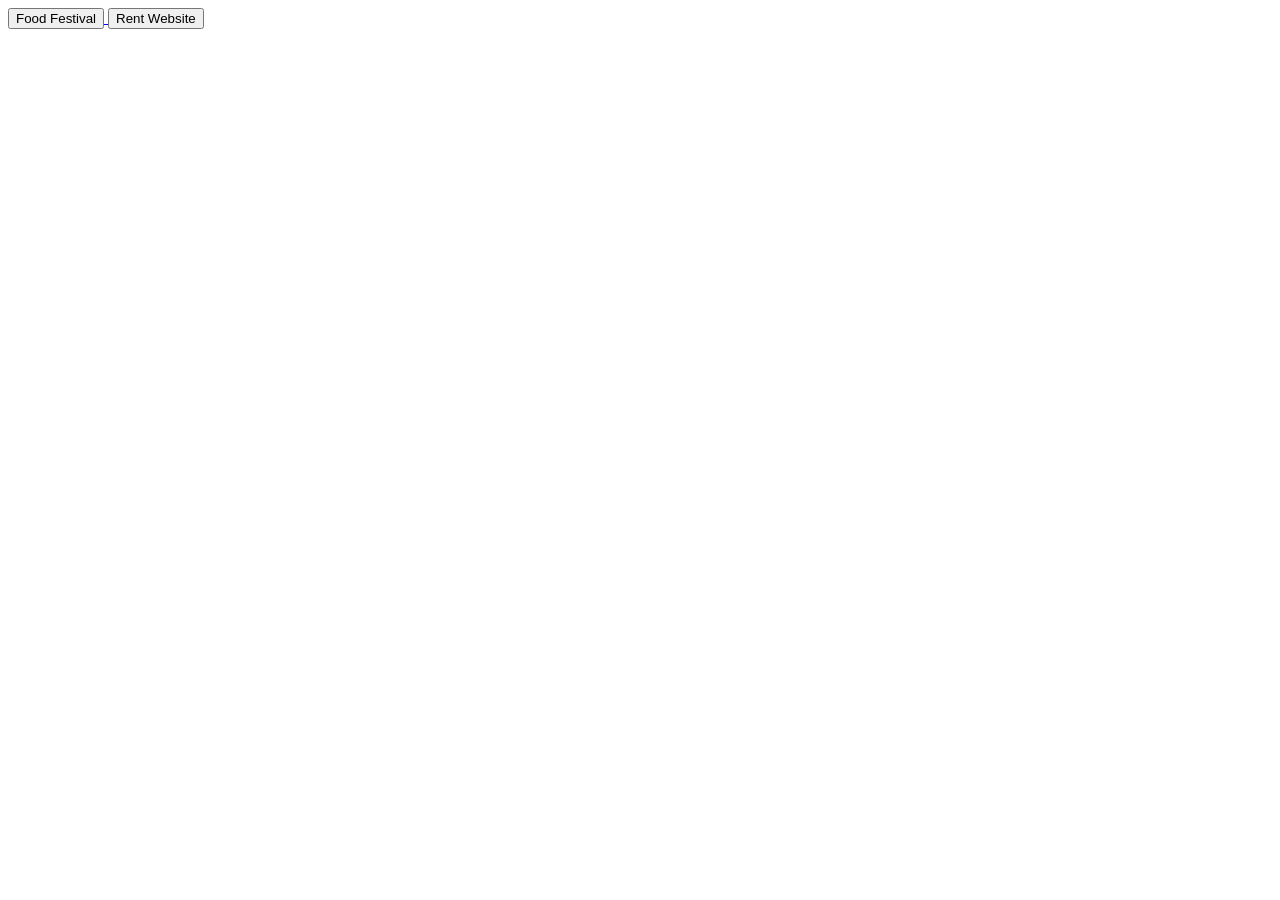
<file: index.html>
<!DOCTYPE html>
<html lang="en">
<head>
    <meta charset="UTF-8">
    <meta name="viewport" content="width=device-width, initial-scale=1.0">
    <title>Document</title>
</head>
<body>
    <a href="food-festival-2016/index.html">
        <button>Food Festival</button>
    </a>
    <a href="Website Rents Project/index.html">
        <button>Rent Website</button>
    </a>
</body>
</html>
</file>
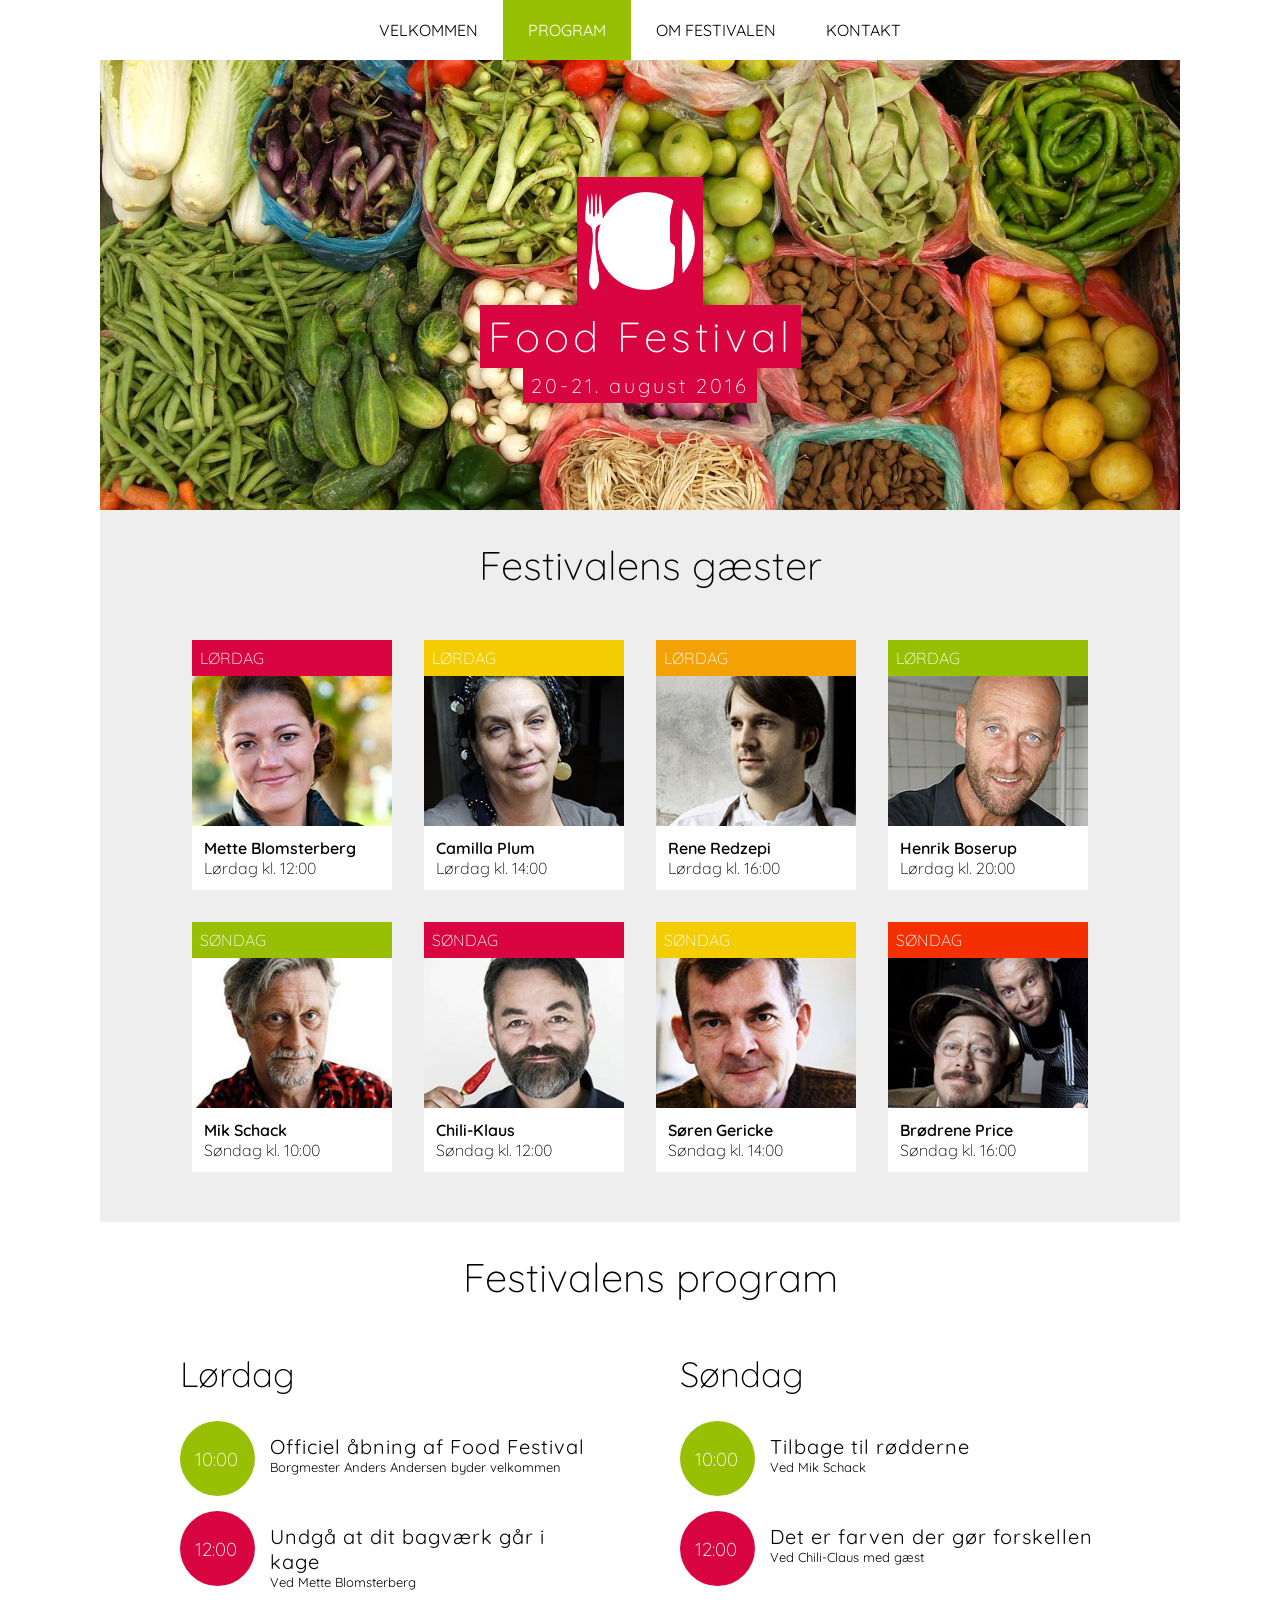
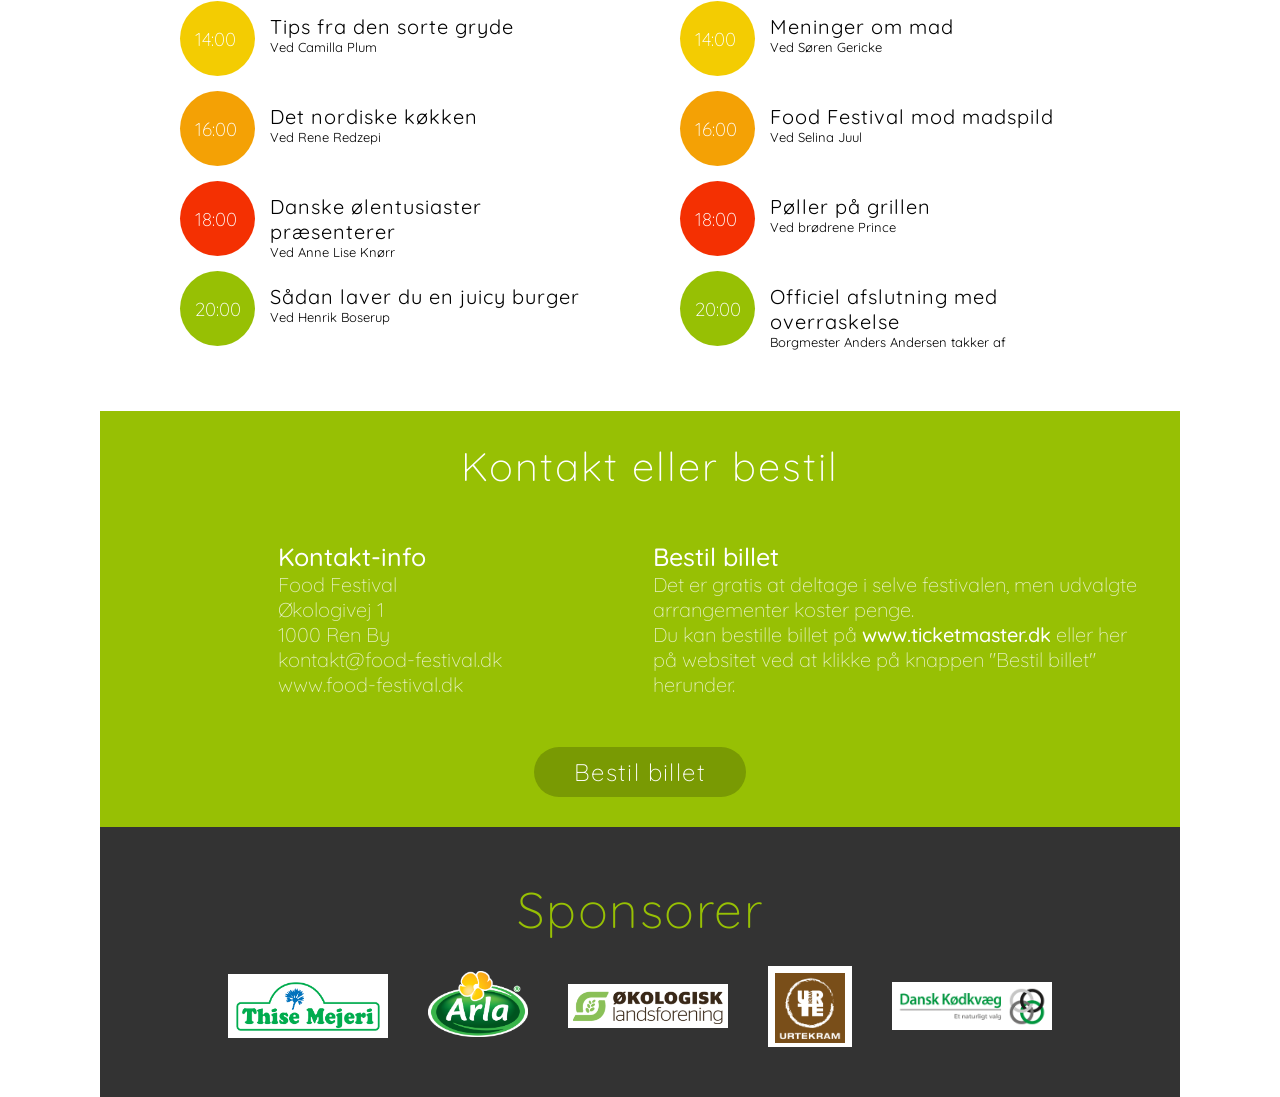
<file: food-festival-2016/index.htm>
<!DOCTYPE html>
<html lang="dk">
<head>
    <link rel="preconnect" href="https://fonts.googleapis.com">
    <link rel="preconnect" href="https://fonts.gstatic.com" crossorigin>
    <link href="https://fonts.googleapis.com/css2?family=Quicksand:wght@300..700&display=swap" rel="stylesheet">
    <meta charset="UTF-8">
    <meta name="viewport" content="width=device-width, initial-scale=1.0">
    <link rel="stylesheet" href="css/styles.css">
    <title>Food Festival 2016</title>
</head>
<body>
    <div>
        <header>
            <div class="header-content">
                <nav>
                    <ul class="nav-links">
                        <li class="link">VELKOMMEN</li>
                        <li class="green" id="white">PROGRAM</li>
                        <li class="link">OM FESTIVALEN</li>
                        <li class="link">KONTAKT</li>
                    </ul>
                </nav>
            </div>
        </header>
        <div id="image-container">
            <img id="bg-img" src="img/bg-image.jpg" alt="Et billede der viser en masse grønt">
            <div class="logo">
                <img class="logo-bg" src="img/svgviewer-png-output.png" alt="Food Festival Logo">
                <h1 class="logo-bg">Food Festival</h1>
                <h3 class="logo-bg">20-21. august 2016</h3>
            </div>
        </div>
        <div id="guest-container">
            <h2 class="category-name">Festivalens gæster</h2>
            <ul id="card-container">
                <li class="guest-card guest-container">
                    <div class="red guest-card">
                        <h4 class="top-card">LØRDAG</h4>
                    </div>
                    <div class="guest-img-container">
                        <img class="guest-card" src="img/guest-mette-blomsterberg.jpg" alt="Gæst Mette Blomsterberg">
                    </div>
                    <div class="guest-desc guest-card">
                        <div class="guest-desc-text">
                            <h4 class="guest-name">Mette Blomsterberg</h4>
                            <h4 class="guest-date">Lørdag kl. 12:00</h4>

                        </div>
                    </div>
                </li>
                <li class="guest-card guest-container">
                    <div class="yellow guest-card">
                        <h4 class="top-card">LØRDAG</h4>
                    </div>
                    <div class="guest-img-container">
                        <img class="guest-card" src="img/guest-camilla-plum.jpg" alt="Gæst Camilla Plum">
                    </div>
                    <div class="guest-desc guest-card">
                        <div class="guest-desc-text">
                            <h4 class="guest-name">Camilla Plum</h4>
                            <h4 class="guest-date">Lørdag kl. 14:00</h4>

                        </div>
                    </div>
                </li>
                <li class="guest-card guest-container">
                    <div class="orange guest-card">
                        <h4 class="top-card">LØRDAG</h4>
                    </div>
                    <div class="guest-img-container">
                        <img class="guest-card" src="img/guest-rene-redzepi.jpg" alt="Gæst Rene Redzepi">
                    </div>
                    <div class="guest-desc guest-card">
                        <div class="guest-desc-text">
                            <h4 class="guest-name">Rene Redzepi</h4>
                            <h4 class="guest-date">Lørdag kl. 16:00</h4>

                        </div>
                    </div>
                </li>
                <li class="guest-card guest-container">
                    <div class="green guest-card">
                        <h4 class="top-card">LØRDAG</h4>
                    </div>
                    <div class="guest-img-container">
                        <img class="guest-card" src="img/guest-henrik-boserup.jpg" alt="Gæst Henrik Boserup">
                    </div>
                    <div class="guest-desc guest-card">
                        <div class="guest-desc-text">
                            <h4 class="guest-name">Henrik Boserup</h4>
                            <h4 class="guest-date">Lørdag kl. 20:00</h4>

                        </div>
                    </div>
                </li><li class="guest-card guest-container">
                    <div class="green guest-card">
                        <h4 class="top-card">SØNDAG</h4>
                    </div>
                    <div class="guest-img-container">
                        <img class="guest-card" src="img/guest-mik-schack.jpg" alt="Gæst Mik Schack">
                    </div>
                    <div class="guest-desc guest-card">
                        <div class="guest-desc-text">
                            <h4 class="guest-name">Mik Schack</h4>
                            <h4 class="guest-date">Søndag kl. 10:00</h4>

                        </div>
                    </div>
                </li><li class="guest-card guest-container">
                    <div class="red guest-card">
                        <h4 class="top-card">SØNDAG</h4>
                    </div>
                    <div class="guest-img-container">
                        <img class="guest-card" src="img/guest-chili-klaus.jpg" alt="Gæst Chili Klaus">
                    </div>
                    <div class="guest-desc guest-card">
                        <div class="guest-desc-text">
                            <h4 class="guest-name">Chili-Klaus</h4>
                            <h4 class="guest-date">Søndag kl. 12:00</h4>

                        </div>
                    </div>
                </li><li class="guest-card guest-container">
                    <div class="yellow guest-card">
                        <h4 class="top-card">SØNDAG</h4>
                    </div>
                    <div class="guest-img-container">
                        <img class="guest-card" src="img/guest-soren-gericke.jpg" alt="Gæst Søren Gericke">
                    </div>
                    <div class="guest-desc guest-card">
                        <div class="guest-desc-text">
                            <h4 class="guest-name">Søren Gericke</h4>
                            <h4 class="guest-date">Søndag kl. 14:00</h4>

                        </div>
                    </div>
                </li><li class="guest-card guest-container">
                    <div class="red-orange guest-card">
                        <h4 class="top-card">SØNDAG</h4>
                    </div>
                    <div class="guest-img-container">
                        <img class="guest-card" src="img/guest-price.jpg" alt="Gæst Brødrene Price">
                    </div>
                    <div class="guest-desc guest-card">
                        <div class="guest-desc-text">
                            <h4 class="guest-name">Brødrene Price</h4>
                            <h4 class="guest-date">Søndag kl. 16:00</h4>

                        </div>
                    </div>
                </li>
            </ul>
        </div>
        <div id="program-container">
            <h2 class="category-name">Festivalens program</h2>
            <ul id="program-list-container">
                <li class="program-content program-date">
                    <h2>
                        Lørdag
                    </h2>
                </li>
                <li class="program-content program-date">
                    <h2>
                        Søndag
                    </h2>
                </li>
                <li class="program-content">
                    <div class="program-time green">
                        <h3>10:00</h3>
                    </div>
                    <div class="program-text">
                        <h2>Officiel åbning af Food Festival</h2>
                        <h4>Borgmester Anders Andersen byder velkommen</h4>
                    </div>
                </li>
                <li class="program-content">
                    <div class="program-time green">
                        <h3>10:00</h3>
                    </div>
                    <div class="program-text">
                        <h2>Tilbage til rødderne</h2>
                        <h4>Ved Mik Schack</h4>
                    </div>
                </li>
                <li class="program-content">
                    <div class="program-time red">
                        <h3>12:00</h3>
                    </div>
                    <div class="program-text">
                        <h2>Undgå at dit bagværk går i kage</h2>
                        <h4>Ved Mette Blomsterberg</h4>
                    </div>
                </li>
                <li class="program-content">
                    <div class="program-time red">
                        <h3>12:00</h3>
                    </div>
                    <div class="program-text">
                        <h2>Det er farven der gør forskellen</h2>
                        <h4>Ved Chili-Claus med gæst</h4>
                    </div>
                </li>
                <li class="program-content">
                    <div class="program-time yellow">
                        <h3>14:00</h3>
                    </div>
                    <div class="program-text">
                        <h2>Tips fra den sorte gryde</h2>
                        <h4>Ved Camilla Plum</h4>
                    </div>
                </li>
                <li class="program-content">
                    <div class="program-time yellow">
                        <h3>14:00</h3>
                    </div>
                    <div class="program-text">
                        <h2>Meninger om mad</h2>
                        <h4>Ved Søren Gericke</h4>
                    </div>
                </li>
                <li class="program-content">
                    <div class="program-time orange">
                        <h3>16:00</h3>
                    </div>
                    <div class="program-text">
                        <h2>Det nordiske køkken</h2>
                        <h4>Ved Rene Redzepi</h4>
                    </div>
                </li>
                <li class="program-content">
                    <div class="program-time orange">
                        <h3>16:00</h3>
                    </div>
                    <div class="program-text">
                        <h2>Food Festival mod madspild</h2>
                        <h4>Ved Selina Juul</h4>
                    </div>
                </li>
                <li class="program-content">
                    <div class="program-time red-orange">
                        <h3>18:00</h3>
                    </div>
                    <div class="program-text">
                        <h2>Danske ølentusiaster præsenterer</h2>
                        <h4>Ved Anne Lise Knørr</h4>
                    </div>
                </li>
                <li class="program-content">
                    <div class="program-time red-orange">
                        <h3>18:00</h3>
                    </div>
                    <div class="program-text">
                        <h2>Pøller på grillen</h2>
                        <h4>Ved brødrene Prince</h4>
                    </div>
                </li>
                <li class="program-content">
                    <div class="program-time green">
                        <h3>20:00</h3>
                    </div>
                    <div class="program-text">
                        <h2>Sådan laver du en juicy burger</h2>
                        <h4>Ved Henrik Boserup</h4>
                    </div>
                </li>
                <li class="program-content">
                    <div class="program-time green">
                        <h3>20:00</h3>
                    </div>
                    <div class="program-text">
                        <h2>Officiel afslutning med overraskelse</h2>
                        <h4>Borgmester Anders Andersen takker af</h4>
                    </div>
                </li>
            </ul>

            <!--Mobile Version-->
            <ul id="program-list-container-mobile">
                <li class="program-content program-date">
                    <h2>
                        Lørdag
                    </h2>
                </li>
                <li class="program-content">
                    <div class="program-time green">
                        <h3>10:00</h3>
                    </div>
                    <div class="program-text">
                        <h2>Officiel åbning af Food Festival</h2>
                        <h4>Borgmester Anders Andersen byder velkommen</h4>
                    </div>
                </li>
                <li class="program-content">
                    <div class="program-time red">
                        <h3>12:00</h3>
                    </div>
                    <div class="program-text">
                        <h2>Undgå at dit bagværk går i kage</h2>
                        <h4>Ved Mette Blomsterberg</h4>
                    </div>
                </li>
                <li class="program-content">
                    <div class="program-time yellow">
                        <h3>14:00</h3>
                    </div>
                    <div class="program-text">
                        <h2>Tips fra den sorte gryde</h2>
                        <h4>Ved Camilla Plum</h4>
                    </div>
                </li>
                <li class="program-content">
                    <div class="program-time orange">
                        <h3>16:00</h3>
                    </div>
                    <div class="program-text">
                        <h2>Det nordiske køkken</h2>
                        <h4>Ved Rene Redzepi</h4>
                    </div>
                </li>
                <li class="program-content">
                    <div class="program-time red-orange">
                        <h3>18:00</h3>
                    </div>
                    <div class="program-text">
                        <h2>Danske ølentusiaster præsenterer</h2>
                        <h4>Ved Anne Lise Knørr</h4>
                    </div>
                </li>
                <li class="program-content">
                    <div class="program-time green">
                        <h3>20:00</h3>
                    </div>
                    <div class="program-text">
                        <h2>Sådan laver du en juicy burger</h2>
                        <h4>Ved Henrik Boserup</h4>
                    </div>
                </li>
                <!--SØNDAG-->
                <li class="program-content program-date">
                    <h2>
                        Søndag
                    </h2>
                </li>
                <li class="program-content">
                    <div class="program-time green">
                        <h3>10:00</h3>
                    </div>
                    <div class="program-text">
                        <h2>Tilbage til rødderne</h2>
                        <h4>Ved Mik Schack</h4>
                    </div>
                </li>
                <li class="program-content">
                    <div class="program-time red">
                        <h3>12:00</h3>
                    </div>
                    <div class="program-text">
                        <h2>Det er farven der gør forskellen</h2>
                        <h4>Ved Chili-Claus med gæst</h4>
                    </div>
                </li>
                <li class="program-content">
                    <div class="program-time yellow">
                        <h3>14:00</h3>
                    </div>
                    <div class="program-text">
                        <h2>Meninger om mad</h2>
                        <h4>Ved Søren Gericke</h4>
                    </div>
                </li>
                <li class="program-content">
                    <div class="program-time orange">
                        <h3>16:00</h3>
                    </div>
                    <div class="program-text">
                        <h2>Food Festival mod madspild</h2>
                        <h4>Ved Selina Juul</h4>
                    </div>
                </li>
                <li class="program-content">
                    <div class="program-time red-orange">
                        <h3>18:00</h3>
                    </div>
                    <div class="program-text">
                        <h2>Pøller på grillen</h2>
                        <h4>Ved brødrene Prince</h4>
                    </div>
                </li>
                <li class="program-content">
                    <div class="program-time green">
                        <h3>20:00</h3>
                    </div>
                    <div class="program-text">
                        <h2>Officiel afslutning med overraskelse</h2>
                        <h4>Borgmester Anders Andersen takker af</h4>
                    </div>
                </li>
            </ul>
            <!--Desktop Version-->
        </div>
        <div id="contact" class="green">
            <h2 class="contact-name">Kontakt eller bestil</h2>
            <ul id="contact-content">
                <li  id="contact-text">
                    <div class="contact-text">
                        <h2>
                            Kontakt-info
                        </h2>
                        <h3>
                            Food Festival<br>Økologivej 1<br>1000 Ren By<br>kontakt@food-festival.dk<br>www.food-festival.dk
                        </h3>
                    </div>
                </li>
                <li id="contact-ticket">
                    <div class="contact-text">
                        <h2>
                            Bestil billet
                        </h2>
                        <h3>
                            Det er gratis at deltage i selve festivalen, men udvalgte arrangementer koster penge.<br>Du kan bestille billet på <b>www.ticketmaster.dk</b> eller her på websitet ved at klikke på knappen "Bestil billet" <br>herunder.
                        </h3>
                    </div>
                </li>
            </ul>
            <div id="ticket">
                <h2>Bestil billet</h2>
            </div>
        </div>
        <div id="sponsers">
            <h2>Sponsorer</h2>
            <ul id="sponser-list">
                <li>
                    <div class="img-width img-white">
                        <img src="img/logo-sponsor-thise.png" alt="Thise Mejeri Logo">
                    </div>
                </li>
                <li class="img-width" id="arla">
                    <img src="img/logo-sponsor-arla.png" alt="Arla Logo">
                </li>
                <li class="img-width img-white">
                    <img src="img/logo-sponsor-okologisk-landsforening.png" alt="Økologisk landsforening Logo">
                </li>
                <li class="img-width img-white" id="urte">
                    <img src="img/logo-sponsor-urtekram.jpg" alt="Økologisk landsforening Logo">
                </li>
                <li class="img-width img-white">
                    <img src="img/logo-sponsor-dansk-kodkvaeg.png" alt="Økologisk landsforening Logo">
                </li>
            </ul>
        </div>
    </div>
</body>
</html>
</file>
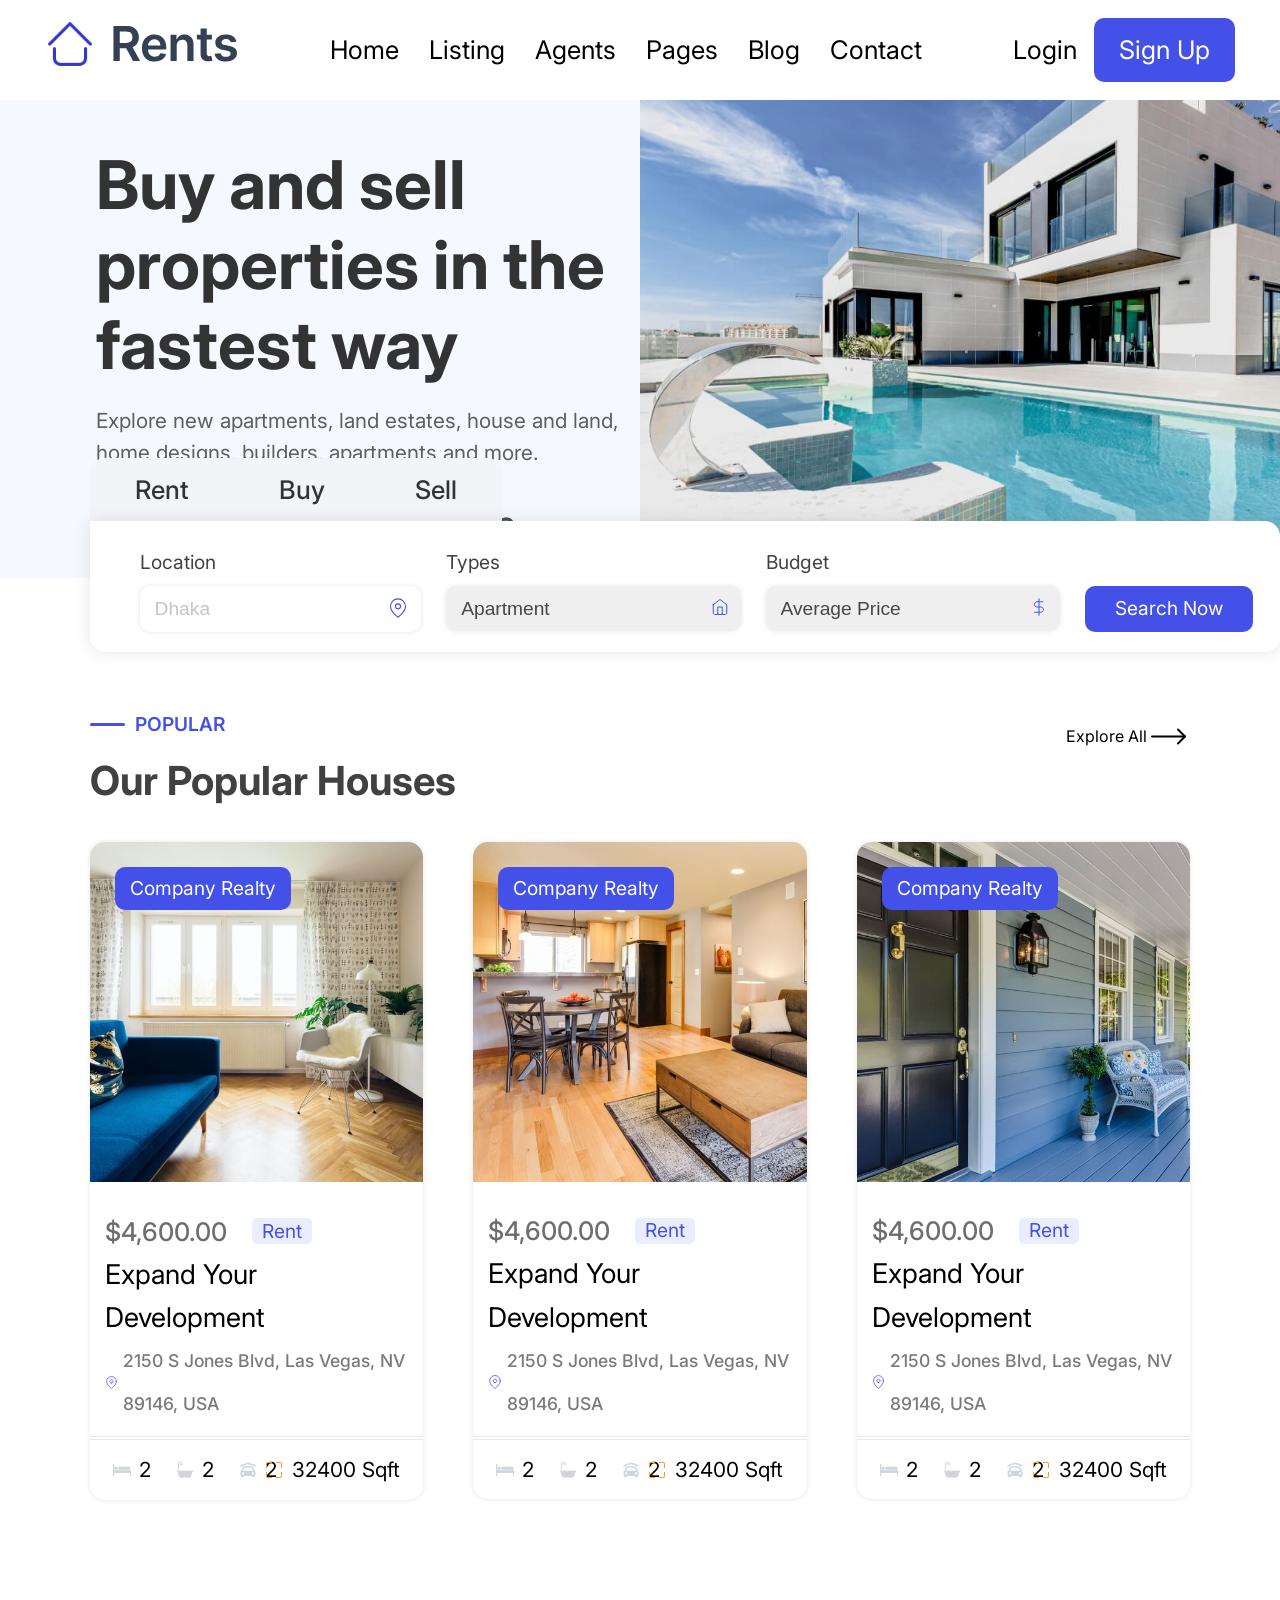
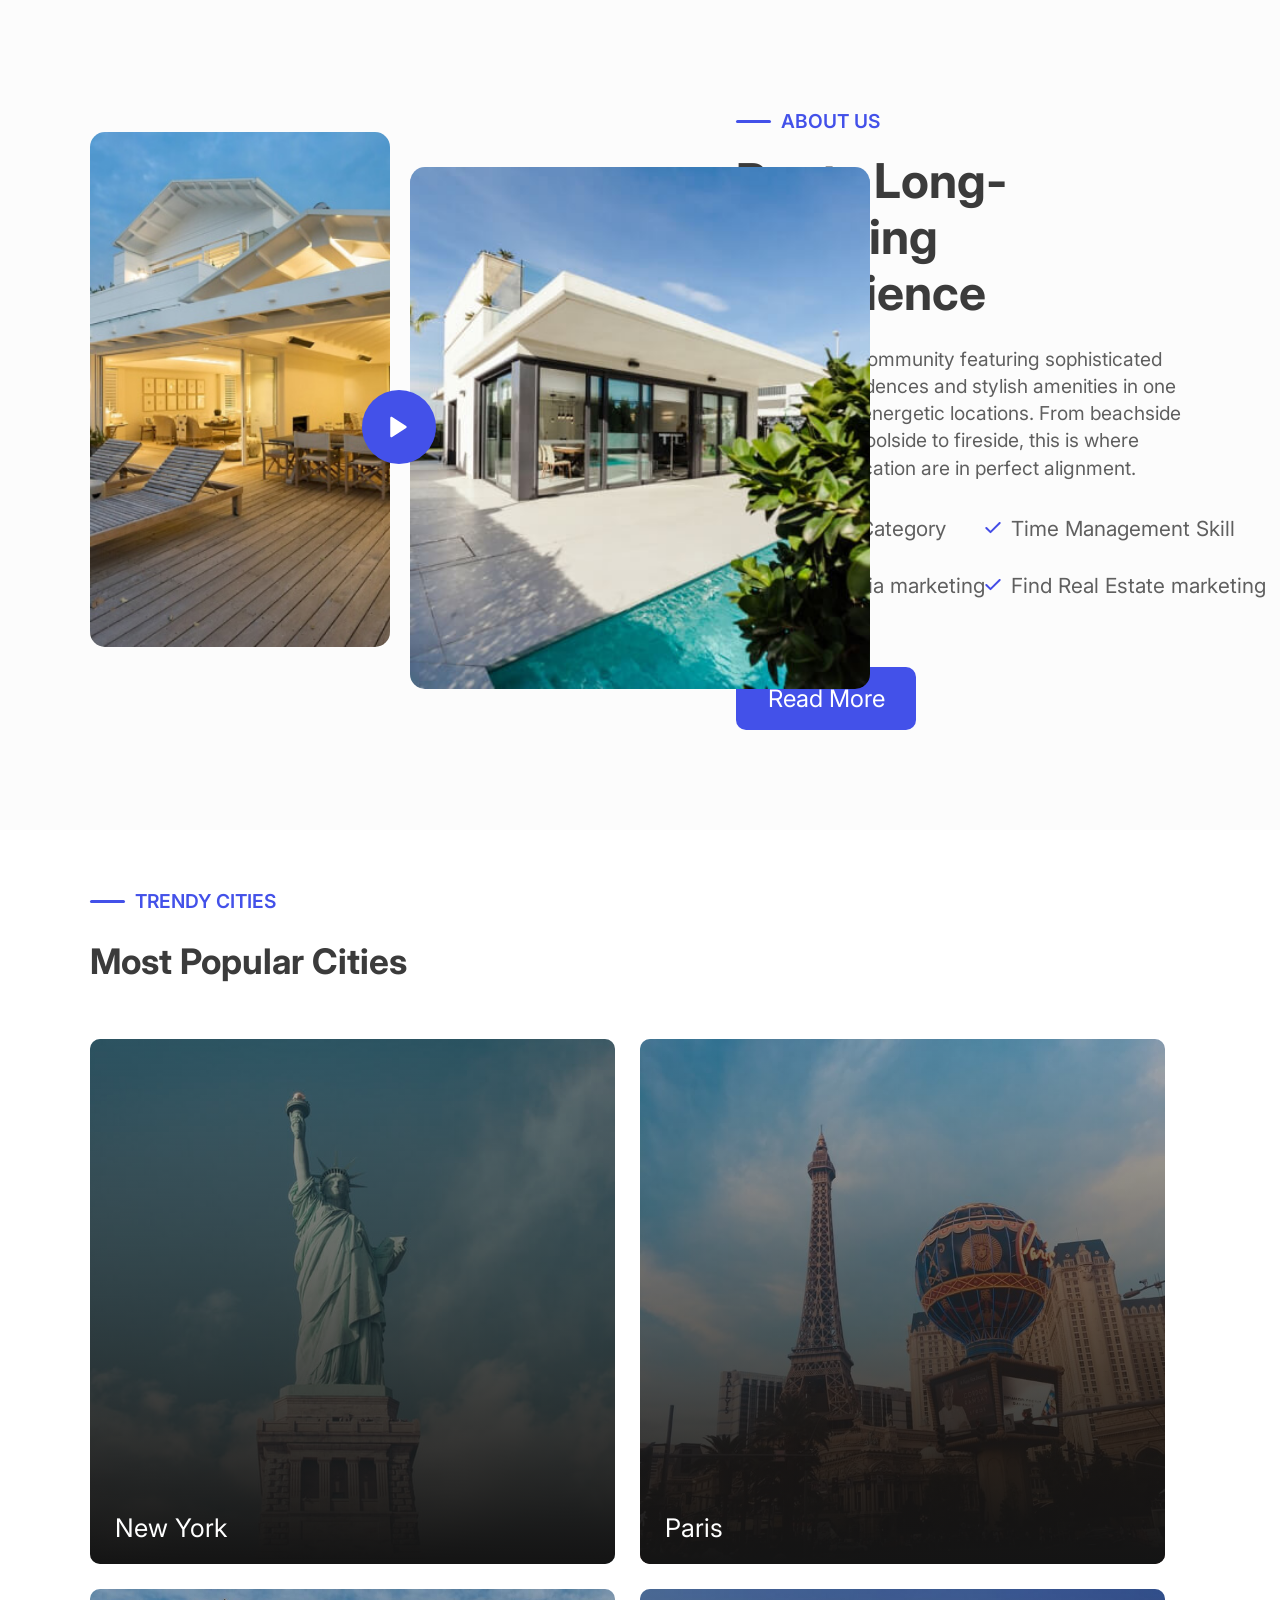
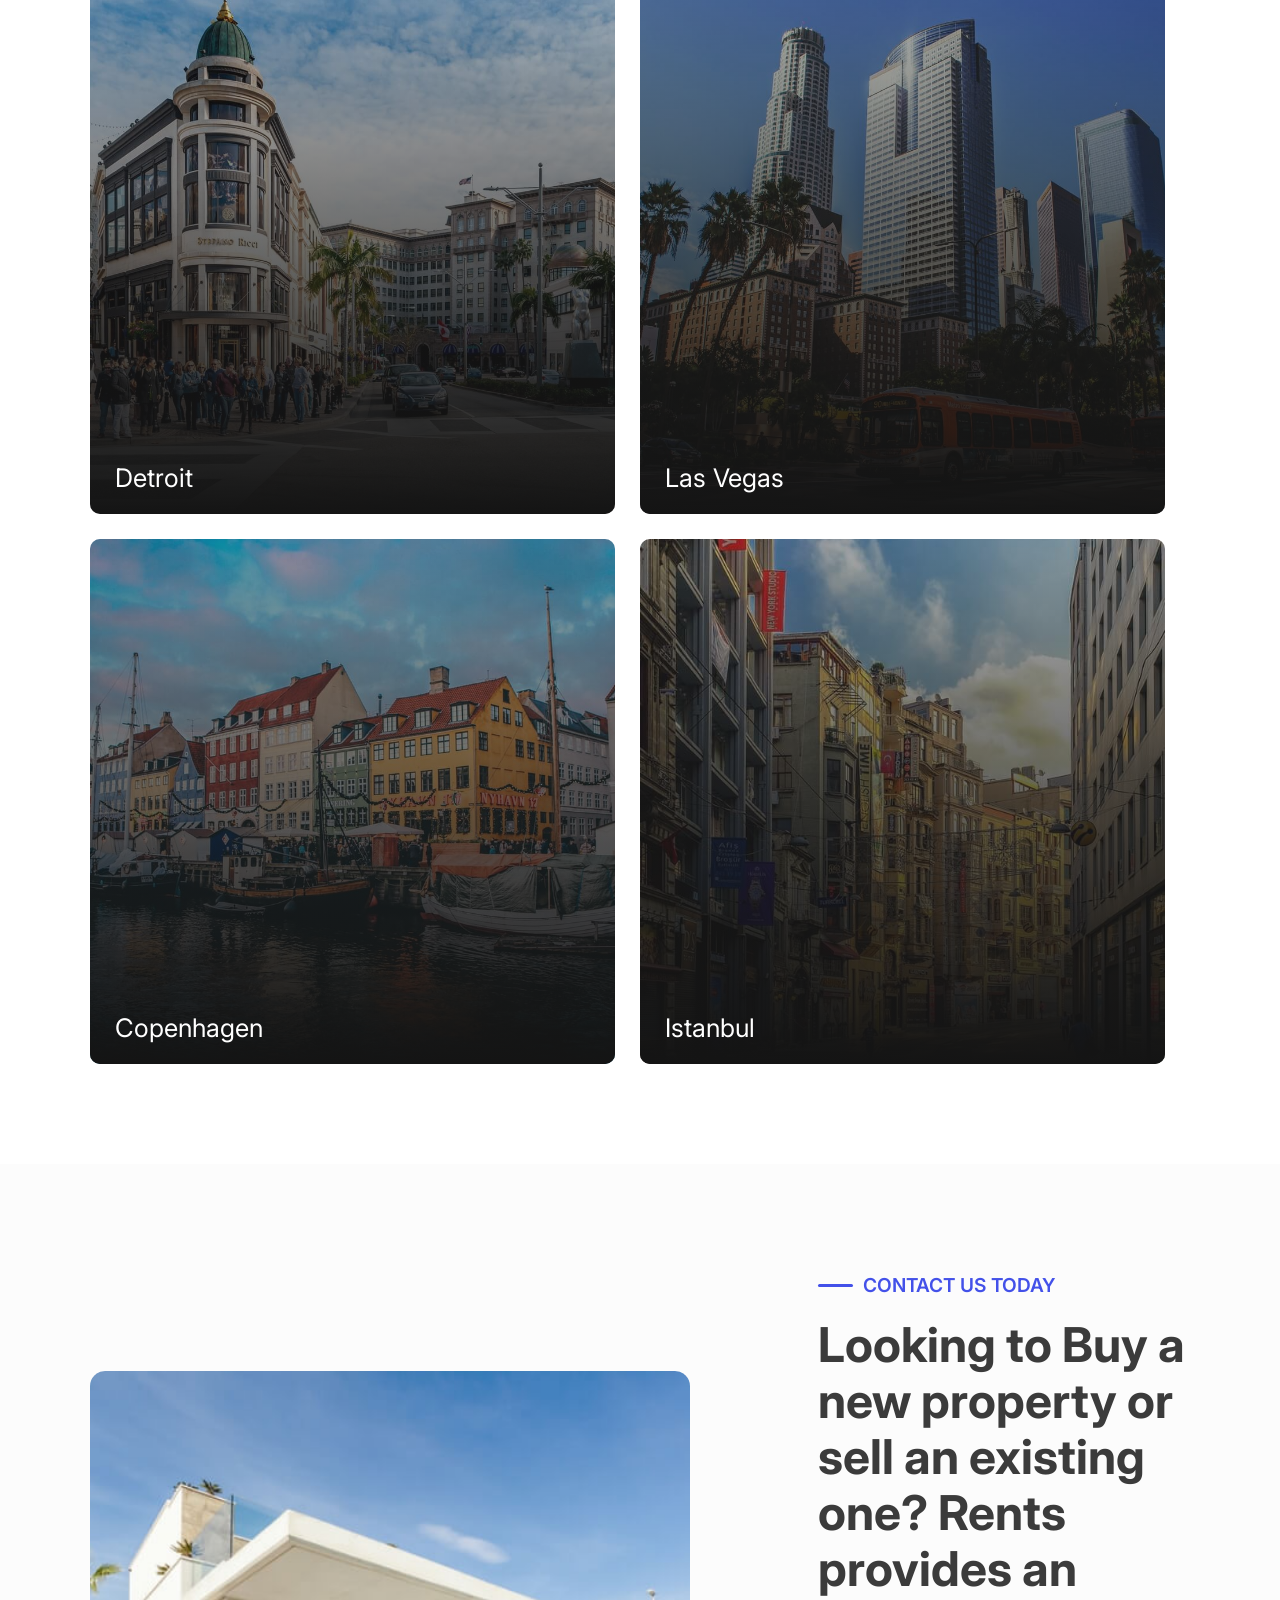
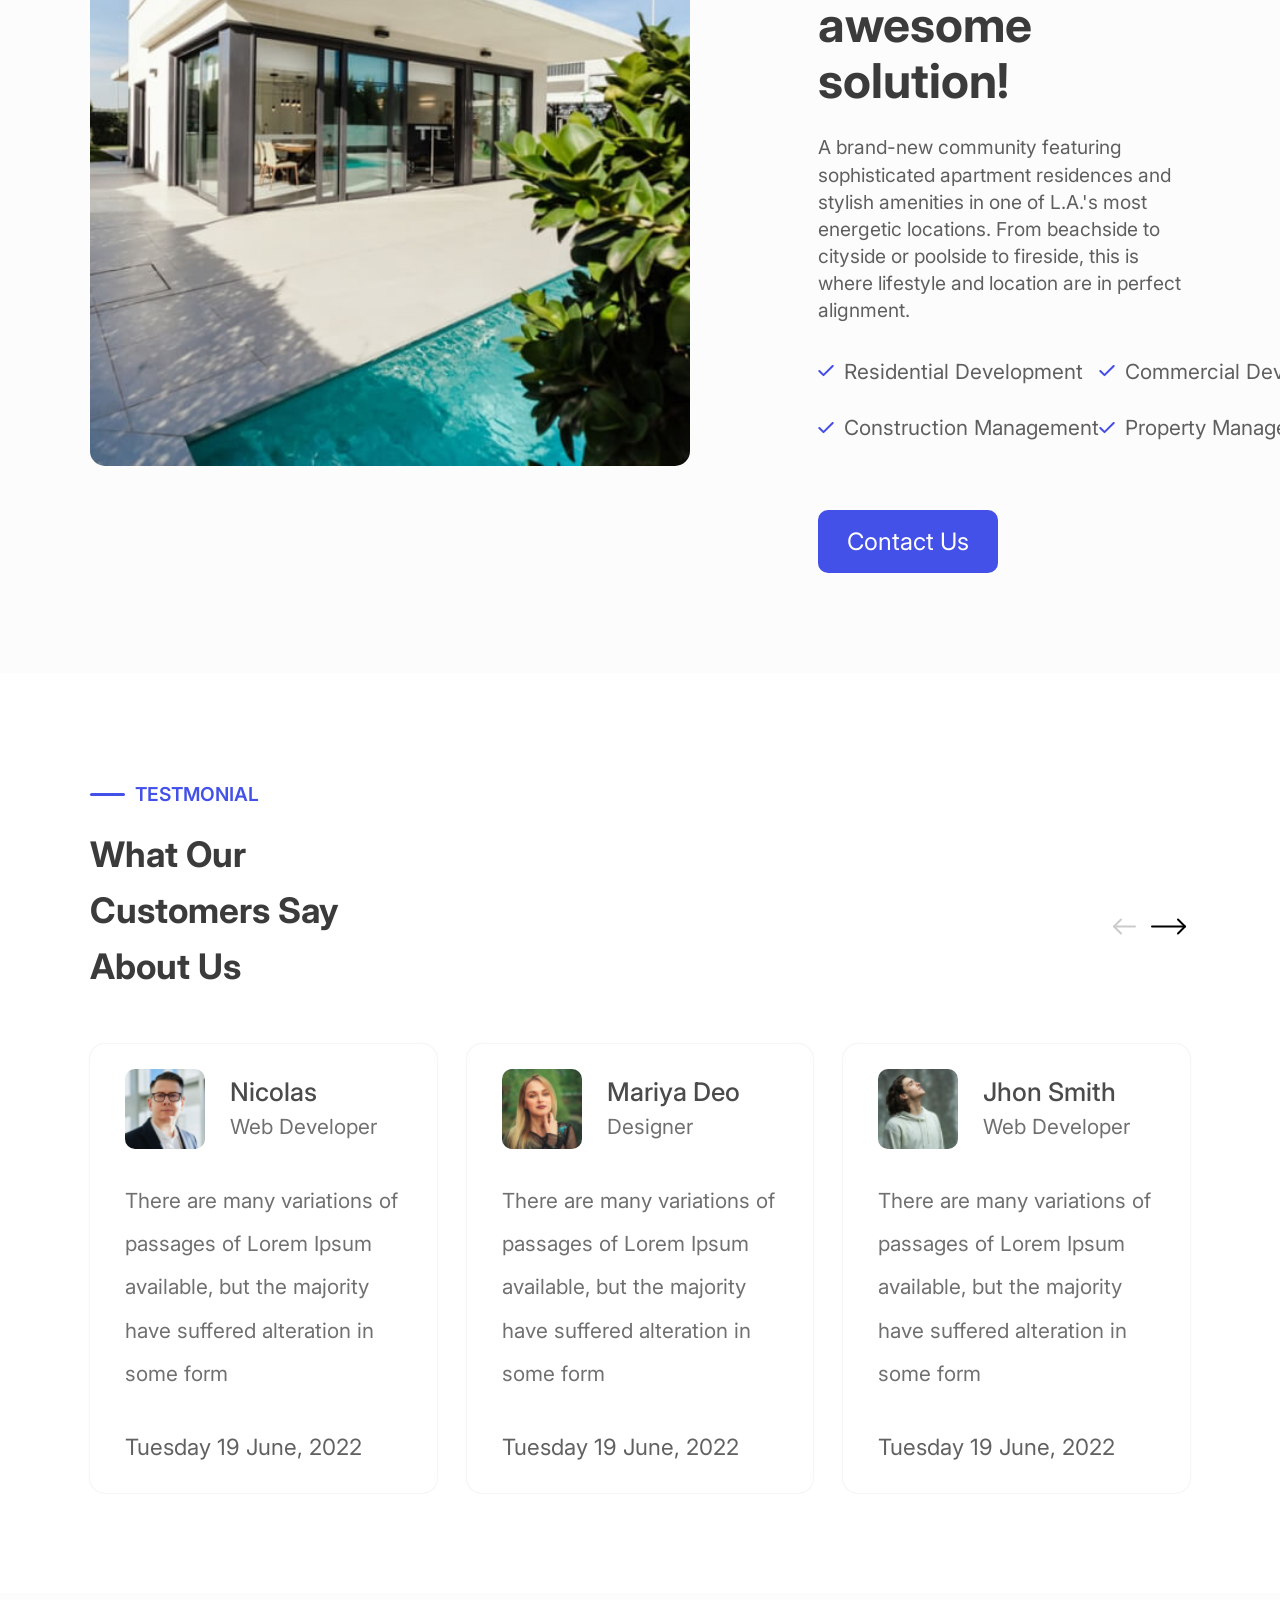
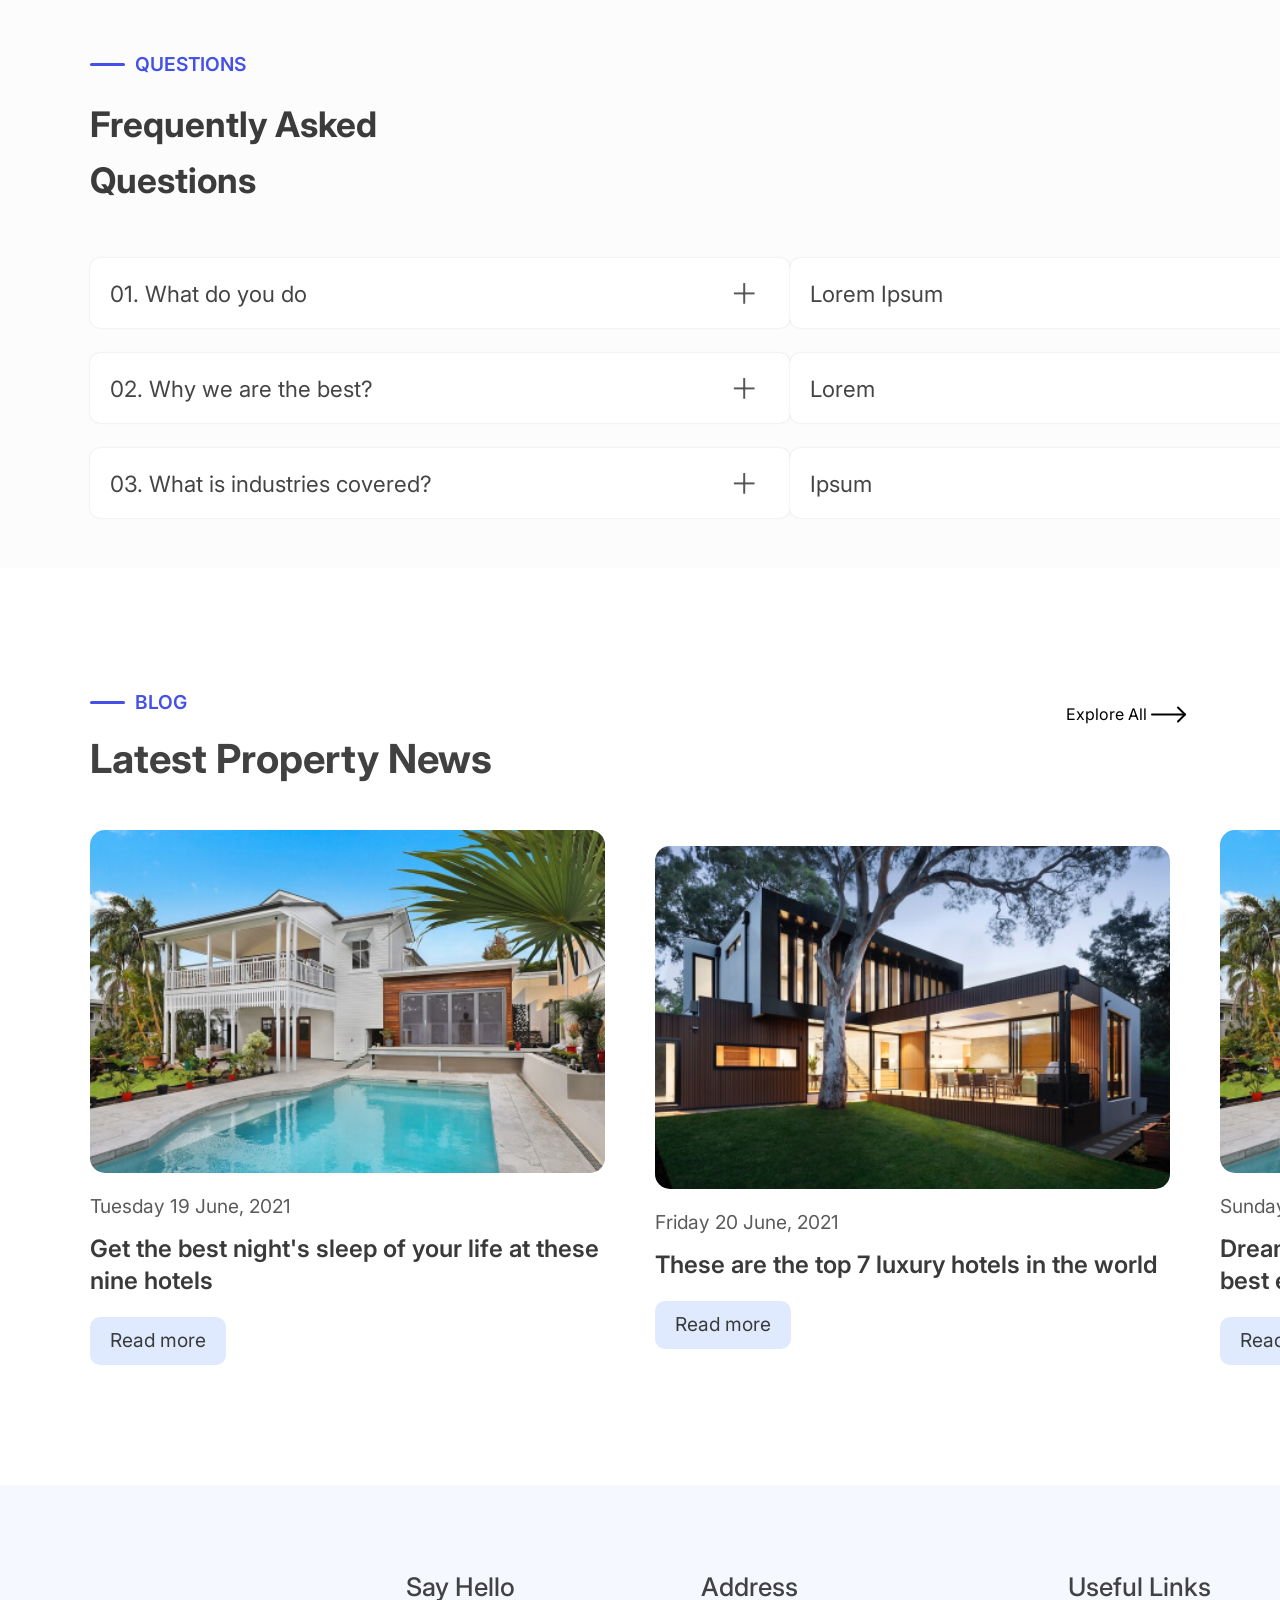
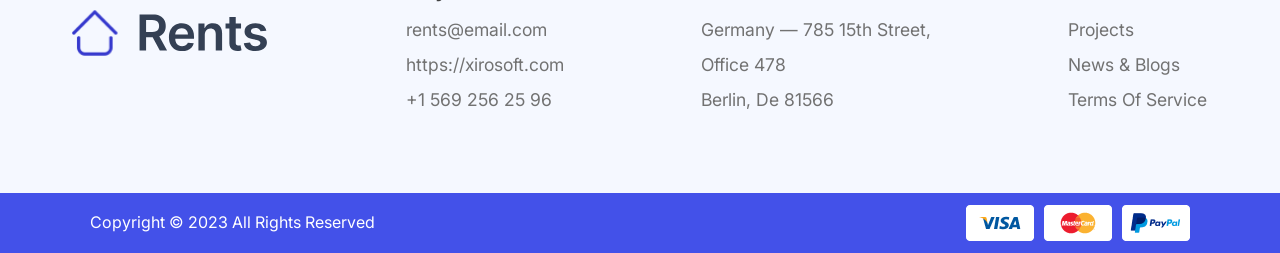
<file: Website Rents Project/index.html>
<!DOCTYPE html>
<html lang="en">

<head>
    <meta charset="UTF-8">
    <meta name="viewport" content="width=device-width, initial-scale=1.0">
    <link rel="stylesheet" href="css/styles.css">
    <title>Document</title>
</head>

<body>
    <header>
        <nav class="row" id="navbar">
            <div>
                <img src="img/logo.svg" alt="Rents Logo">
            </div>
            <div>
                <ul class="row" id="nav-mid">
                    <li>
                        <p>Home</p>
                    </li>
                    <li>
                        <div class="dropdown">
                            <button class="dropbtn">
                                <p>Listing</p>
                            </button>
                            <div class="dropdown-content">
                                <a href="#">Dropdown-01</a>
                                <a href="#" class="dropdown-2">Dropdown-02</a>
                                <a href="#">Dropdown-03</a>
                            </div>
                        </div>
                    </li>
                    <li>
                        <div class="dropdown">
                            <button class="dropbtn">
                                <p>Agents</p>
                            </button>
                            <div class="dropdown-content">
                                <a href="#">Dropdown-01</a>
                                <a href="#" class="dropdown-2">Dropdown-02</a>
                                <a href="#">Dropdown-03</a>
                            </div>
                        </div>
                    </li>
                    <li>
                        <p>Pages</p>
                    </li>
                    <li>
                        <p>Blog</p>
                    </li>
                    <li>
                        <p>Contact</p>
                    </li>
                </ul>
            </div>
            <div>
                <button id="login">
                    <p>Login</p>
                </button>
                <button class="blue-btn">
                    <p>Sign Up</p>
                </button>
            </div>
        </nav>
    </header>
    <main>
        <div id="buy-sell">
            <div id="buy-sell-text">
                <div id="top-text">
                    <h1>Buy and sell properties in the fastest way</h1>
                    <p>Explore new apartments, land estates, house and land, home designs, builders, apartments and
                        more.</p>
                </div>
                <div>
                    <ul id="bot-text">
                        <li>
                            <h4>1200+</h4>
                            <p>Premium product</p>
                        </li>
                        <li>
                            <h4>15+</h4>
                            <p>Years of experience</p>
                        </li>
                        <li>
                            <h4>146+</h4>
                            <p>Award winning</p>
                        </li>
                    </ul>
                </div>
            </div>
            <div id="hero-img">
                <img src="img/hero.jpg" alt="Picture of a large mansion with a pool">
            </div>
        </div>
        <div id="search">
            <div id="top-bar">
                <ul class="row">
                    <li>
                        <p>Rent</p>
                    </li>
                    <li>
                        <p>Buy</p>
                    </li>
                    <li>
                        <p>Sell</p>
                    </li>
                </ul>
            </div>
            <div id="bot-bar">
                <ul class="row">
                    <li>
                        <p>Location</p>
                        <input type="search" placeholder="Dhaka" id="search-bar">
                    </li>
                    <li>
                        <p>Types</p>
                        <div class="type-wrapper">
                            <div class="icon" id="imghouse"></div>
                            <select name="type" class="types">
                                <option value="apartment">Apartment</option>
                                <option value="land">Land</option>
                                <option value="house">House</option>
                            </select>

                        </div>
                    </li>
                    <li>
                        <p>Budget</p>
                        <div class="type-wrapper">
                            <div class="icon" id="imgmoney"></div>
                            <select name="budget" class="types">
                                <option value="average">Average Price</option>
                                <option value="cheap">Low Price</option>
                                <option value="expensive">High Price</option>
                            </select>
                        </div>
                    </li>
                    <li>
                        <div>
                            <p>Budget</p>
                        </div>
                        <button class="blue-btn">
                            <p>Search Now</p>
                        </button>
                    </li>
                </ul>
            </div>
        </div>
        <div id="popular">
            <div id="top">
                <div class="row text">
                    <div class="blue-line"></div>
                    <p>POPULAR</p>
                </div>
                <div class="row" id="explore">
                    <p>Explore All</p>
                    <img src="img/image (4).svg" alt="">
                </div>
            </div>
            <h2>Our Popular Houses</h2>
            <div>
                <ul id="house-cards" class="row">
                    <li class="card-li">
                        <img src="img/house-01.jpg" alt="An image of a cozy living room">
                        <p class="company">Company Realty</p>
                        <div id="bot-card" >
                            <div class="row" id="top-card">
                                <p id="grey">$4,600.00</p>
                                <p id="rent">Rent</p>
                            </div>
                            <div>
                                <p id="expand">Expand Your Development</p>
                                <div class="row" id="adress">
                                    <img src="img/map-pin.svg" alt="Icon of a map pin">
                                    <p>2150 S Jones Blvd, Las Vegas, NV 89146, USA</p>
                                </div>
                            </div>
                        </div>
                        <div class="row" id="margin-bot">
                            <div>
                                <ul class="row" id="room">
                                    <li class="row" id="fullbot">
                                        <img src="img/bed.png" alt="Minimalistic icon of a bed">
                                        <p>2</p>
                                    </li>
                                    <li class="row" id="fullbot">
                                        <img src="img/bathtub.png" alt="Minimalistic icon of a bathtub">
                                        <p>2</p>
                                    </li>
                                    <li class="row" id="fullbot">
                                        <img src="img/garage-car.png" alt="Minimalistic icon of a garage with a car">
                                        <p>2</p>
                                    </li>
                                </ul>
                            </div>
                            <div class="row" id="sqft">
                                <img src="img/square-target.png" alt="">
                                <p>32400 Sqft</p>
                            </div>
                        </div>
                    </li>
                    <li class="card-li">
                        <img src="img/house-02.jpg" alt="An image of a cozy living room">
                        <p class="company">Company Realty</p>
                        <div id="bot-card" >
                            <div class="row" id="top-card">
                                <p id="grey">$4,600.00</p>
                                <p id="rent">Rent</p>
                            </div>
                            <div>
                                <p id="expand">Expand Your Development</p>
                                <div class="row" id="adress">
                                    <img src="img/map-pin.svg" alt="Icon of a map pin">
                                    <p>2150 S Jones Blvd, Las Vegas, NV 89146, USA</p>
                                </div>
                            </div>
                        </div>
                        <div class="row" id="margin-bot">
                            <div>
                                <ul class="row" id="room">
                                    <li class="row" id="fullbot">
                                        <img src="img/bed.png" alt="Minimalistic icon of a bed">
                                        <p>2</p>
                                    </li>
                                    <li class="row" id="fullbot">
                                        <img src="img/bathtub.png" alt="Minimalistic icon of a bathtub">
                                        <p>2</p>
                                    </li>
                                    <li class="row" id="fullbot">
                                        <img src="img/garage-car.png" alt="Minimalistic icon of a garage with a car">
                                        <p>2</p>
                                    </li>
                                </ul>
                            </div>
                            <div class="row" id="sqft">
                                <img src="img/square-target.png" alt="">
                                <p>32400 Sqft</p>
                            </div>
                        </div>
                    </li>
                    <li class="card-li">
                        <img src="img/house-03.jpg" alt="An image of a cozy terrace">
                        <p class="company">Company Realty</p>
                        <div id="bot-card" >
                            <div class="row" id="top-card">
                                <p id="grey">$4,600.00</p>
                                <p id="rent">Rent</p>
                            </div>
                            <div>
                                <p id="expand">Expand Your Development</p>
                                <div class="row" id="adress">
                                    <img src="img/map-pin.svg" alt="Icon of a map pin">
                                    <p>2150 S Jones Blvd, Las Vegas, NV 89146, USA</p>
                                </div>
                            </div>
                        </div>
                        <div class="row" id="margin-bot">
                            <div>
                                <ul class="row" id="room">
                                    <li class="row" id="fullbot">
                                        <img src="img/bed.png" alt="Minimalistic icon of a bed">
                                        <p>2</p>
                                    </li>
                                    <li class="row" id="fullbot">
                                        <img src="img/bathtub.png" alt="Minimalistic icon of a bathtub">
                                        <p>2</p>
                                    </li>
                                    <li class="row" id="fullbot">
                                        <img src="img/garage-car.png" alt="Minimalistic icon of a garage with a car">
                                        <p>2</p>
                                    </li>
                                </ul>
                            </div>
                            <div class="row" id="sqft">
                                <img src="img/square-target.png" alt="">
                                <p>32400 Sqft</p>
                            </div>
                        </div>
                    </li>
                </ul>
            </div>
        </div>
        <div class="row grey">
            <div id="imgvid">
                <img id="about-short" src="img/about-short.jpg" alt="">
                <img id="about-big" src="img/about-big.jpg" alt="">
                <img id="play" src="img/play.svg" alt="">
            </div>
            <div id="about-us">
                <div class="row text">
                    <div class="blue-line"></div>
                    <p>ABOUT US</p>
                </div>
                <div id="main-text">
                    <h2>Rents Long-Standing Experience</h2>
                    <p>A brand-new community featuring sophisticated apartment residences and stylish amenities in one of L.A.'s most energetic locations. From beachside to cityside or poolside to fireside, this is where lifestyle and location are in perfect alignment.</p>
                </div>
                <div>
                    <ul>
                        <li class="row points">
                            <img src="img/check.svg" alt="Checkmark icon">
                            <p>Choose a Category</p>
                        </li>
                        <li class="row points">
                            <img src="img/check.svg" alt="Checkmark icon">
                            <p>Social media marketing</p>
                        </li>
                        <li class="row points">
                            <img src="img/check.svg" alt="Checkmark icon">
                            <p>Time Management Skill</p>
                        </li>
                        <li class="row points">
                            <img src="img/check.svg" alt="Checkmark icon">
                            <p>Find Real Estate marketing</p>
                        </li>
                    </ul>
                </div>
                <button class="blue-btn">
                    <p>Read More</p>
                </button>
            </div>
        </div>
        <div id="cities">
            <div class="row text">
                <div class="blue-line"></div>
                <p>TRENDY CITIES</p>
            </div>
            <h2 class="h2">Most Popular Cities</h2>
            <div>
                <ul class="row" id="city-container">
                    <li class="city">
                        <div id="gradient"></div>
                        <img src="img/city-01.jpg" alt="Picture of new york">
                        <p>New York</p>
                    </li>
                    <li class="city">
                        <div id="gradient"></div>
                        <img src="img/city-02.jpg" alt="Picture of Paris">
                        <p>Paris</p>
                    </li>
                    <li class="city">
                        <div id="gradient"></div>
                        <img src="img/city-03.jpg" alt="Picture of Detroit">
                        <p>Detroit</p>
                    </li>
                    <li class="city">
                        <div id="gradient"></div>
                        <img src="img/city-04.jpg" alt="Picture of Las Vegas">
                        <p>Las Vegas</p>
                    </li>
                    <li class="city">
                        <div id="gradient"></div>
                        <img src="img/city-05.jpg" alt="Picture of Copenhagen">
                        <p>Copenhagen</p>
                    </li>
                    <li class="city">
                        <div id="gradient"></div>
                        <img src="img/city-06.jpg" alt="Picture of Istanbul">
                        <p>Istanbul</p>
                    </li>
                </ul>
            </div>
        </div>
        <div class="row grey">
            <div id="contact-img">
                <img src="img/contact-info.jpg" alt="">
            </div>
            <div id="contact-us">
                <div class="row text">
                    <div class="blue-line"></div>
                    <p>CONTACT US TODAY</p>
                </div>
                <div id="main-text">
                    <h2>Looking to Buy a new property or sell an existing one? Rents provides an awesome solution!</h2>
                    <p>A brand-new community featuring sophisticated apartment residences and stylish amenities in one of L.A.'s most energetic locations. From beachside to cityside or poolside to fireside, this is where lifestyle and location are in perfect alignment.</p>
                </div>
                <div>
                    <ul>
                        <li class="row points">
                            <img src="img/check.svg" alt="Checkmark icon">
                            <p>Residential Development</p>
                        </li>
                        <li class="row points">
                            <img src="img/check.svg" alt="Checkmark icon">
                            <p>Construction Management</p>
                        </li>
                        <li class="row points">
                            <img src="img/check.svg" alt="Checkmark icon">
                            <p>Commercial Development</p>
                        </li>
                        <li class="row points">
                            <img src="img/check.svg" alt="Checkmark icon">
                            <p>Property Management</p>
                        </li>
                    </ul>
                </div>
                <button class="blue-btn">
                    <p>Contact Us</p>
                </button>
            </div>
        </div>
        <div id="testmonial">
            <div class="row text">
                <div class="blue-line"></div>
                <p>TESTMONIAL</p>
            </div>
            <div id="arrows">
                <h2 class="h2" id="h2">What Our Customers Say About Us</h2>
                <div>
                    <img id="short-arrow" src="img/image (3).svg" alt="">
                    <img src="img/image (4).svg" alt="">
                </div>
            </div>
            <div>
                <ul class="row" id="gap">
                    <li class="column review">
                        <div class="row avatar">
                            <img src="img/avater-01.jpg" alt="">
                            <div>
                                <p class="p1">Nicolas</p>
                                <p class="p2">Web Developer</p>
                            </div>
                        </div>
                        <p class="p2">There are many variations of passages of Lorem Ipsum available, but the majority have suffered alteration in some form</p>
                        <p class="pp">Tuesday 19 June, 2022</p>
                    </li>
                    <li class="column review">
                        <div class="row avatar">
                            <img src="img/avater-02.jpg" alt="">
                            <div>
                                <p class="p1">Mariya Deo</p>
                                <p class="p2">Designer</p>
                            </div>
                        </div>
                        <p class="p2">There are many variations of passages of Lorem Ipsum available, but the majority have suffered alteration in some form</p>
                        <p class="pp">Tuesday 19 June, 2022</p>
                    </li>
                    <li class="column review">
                        <div class="row avatar">
                            <img src="img/avater-03.jpg" alt="">
                            <div>
                                <p class="p1">Jhon Smith</p>
                                <p class="p2">Web Developer</p>
                            </div>
                        </div>
                        <p class="p2">There are many variations of passages of Lorem Ipsum available, but the majority have suffered alteration in some form</p>
                        <p class="pp">Tuesday 19 June, 2022</p>
                    </li>
                </ul>
            </div>
        </div>
        <div id="faq" class="grey">
            <div class="row text">
                <div class="blue-line"></div>
                <p>QUESTIONS</p>
            </div>
            <h2 class="h2" id="faq-h2">Frequently Asked Questions</h2>
            <div class="row" id="faq-ul-container">
                <ul id="faq-ul" class="column">
                    <li>
                        <button class="question-container row">
                            <p class="question-text">01. What do you do</p>
                            <div class="icon-container">
                                <p class="plus">+</p>
                                <p class="minus">-</p>
                            </div>
                        </button>
                        <div class="answer-container">
                            <p class="answer-text">Lorem ipsum dolor sit amet consectetur adipiscing elit. Amet consectetur adipiscing elit quisque faucibus ex sapien. Quisque faucibus ex sapien vitae pellentesque sem placerat. Vitae pellentesque sem placerat in id cursus mi.</p>
                        </div>
                    </li>

                    <li>
                        <button class="question-container row">
                            <p class="question-text">02. Why we are the best?</p>
                            <div class="icon-container">
                                <p class="plus">+</p>
                                <p class="minus">-</p>
                            </div>
                        </button>
                        <div class="answer-container">
                            <p class="answer-text">Lorem ipsum dolor sit amet consectetur adipiscing elit. Amet consectetur adipiscing elit quisque faucibus ex sapien. Quisque faucibus ex sapien vitae pellentesque sem placerat. Vitae pellentesque sem placerat in id cursus mi.</p>
                        </div>
                    </li>

                    <li>
                        <button class="question-container row">
                            <p class="question-text">03. What is industries covered?</p>
                            <div class="icon-container">
                                <p class="plus">+</p>
                                <p class="minus">-</p>
                            </div>
                        </button>
                        <div class="answer-container">
                            <p class="answer-text">Lorem ipsum dolor sit amet consectetur adipiscing elit. Amet consectetur adipiscing elit quisque faucibus ex sapien. Quisque faucibus ex sapien vitae pellentesque sem placerat. Vitae pellentesque sem placerat in id cursus mi.</p>
                        </div>
                    </li>     
                </ul> 



                <ul id="faq-ul" class="column">
                    <li>
                        <button class="question-container row">
                            <p class="question-text">Lorem Ipsum</p>
                            <div class="icon-container">
                                <p class="plus">+</p>
                                <p class="minus">-</p>
                            </div>
                        </button>
                        <div class="answer-container">
                            <p class="answer-text">Lorem ipsum dolor sit amet consectetur adipiscing elit. Amet consectetur adipiscing elit quisque faucibus ex sapien. Quisque faucibus ex sapien vitae pellentesque sem placerat. Vitae pellentesque sem placerat in id cursus mi.</p>
                        </div>
                    </li>

                    <li>
                        <button class="question-container row">
                            <p class="question-text">Lorem</p>
                            <div class="icon-container">
                                <p class="plus">+</p>
                                <p class="minus">-</p>
                            </div>
                        </button>
                        <div class="answer-container">
                            <p class="answer-text">Lorem ipsum dolor sit amet consectetur adipiscing elit. Amet consectetur adipiscing elit quisque faucibus ex sapien. Quisque faucibus ex sapien vitae pellentesque sem placerat. Vitae pellentesque sem placerat in id cursus mi.</p>
                        </div>
                    </li>

                    <li>
                        <button class="question-container row">
                            <p class="question-text">Ipsum</p>
                            <div class="icon-container">
                                <p class="plus">+</p>
                                <p class="minus">-</p>
                            </div>
                        </button>
                        <div class="answer-container">
                            <p class="answer-text">Lorem ipsum dolor sit amet consectetur adipiscing elit. Amet consectetur adipiscing elit quisque faucibus ex sapien. Quisque faucibus ex sapien vitae pellentesque sem placerat. Vitae pellentesque sem placerat in id cursus mi.</p>
                        </div>
                    </li>     
                </ul> 
            </div>
        </div>
        <div id="popular">
            <div id="top">
                <div class="row text">
                    <div class="blue-line"></div>
                    <p>BLOG</p>
                </div>
                <div class="row" id="explore">
                    <p>Explore All</p>
                    <img src="img/image (4).svg" alt="">
                </div>
            </div>
            <h2 id="news-h2">Latest Property News</h2>
            <div>
                <ul id="house-news" class="row">
                    <li class="news-li">
                        <img src="img/blog-thumb-01.jpg" alt="An image of a cozy living room">
                        <p class="news-date">Tuesday 19 June, 2021</p>
                        <p class="news-head">Get the best night's sleep of your life at these nine hotels</p>
                        <p class="news-read">Read more</p>
                    </li>

                    <li class="news-li">
                        <img src="img/blog-thumb-02.jpg" alt="An image of a cozy living room">
                        <p class="news-date">Friday 20 June, 2021</p>
                        <p class="news-head">These are the top 7 luxury hotels in the world</p>
                        <p class="news-read">Read more</p>
                    </li>

                    <li class="news-li">
                        <img src="img/blog-thumb-01.jpg" alt="An image of a cozy living room">
                        <p class="news-date">Sunday 22 June, 2021</p>
                        <p class="news-head">Dreaming of the Maldives? These are the 7 best eco-hotels in 2022</p>
                        <p class="news-read">Read more</p>
                    </li>
                </ul>
            </div>
        </div>
        <div class="mid-blue" id="news">
            <ul class="row" id="contact">
                <li>
                    <img src="img/logo.svg" alt="">
                </li>
                <li class="column">
                    <p class="big">Say Hello</p>
                    <p class="small">rents@email.com</p>
                    <p class="small">https://xirosoft.com</p>
                    <p class="small">+1 569 256 25 96</p>
                </li>

                <li class="column">
                    <p class="big">Address</p>
                    <p class="small">Germany — 785 15th Street,</p>
                    <p class="small">Office 478</p>
                    <p class="small">Berlin, De 81566</p>
                </li>

                <li class="column">
                    <p class="big">Useful Links</p>
                    <p class="small">Projects</p>
                    <p class="small">News & Blogs</p>
                    <p class="small">Terms Of Service</p>
                </li>
            </ul>
        </div>
        <footer id="blue" class="row">
            <p id="copyright">Copyright © 2023 All Rights Reserved</p>
            <img src="img/payment.png" alt="">
        </footer>
    </main>
</body>

</html>
</file>
<file: food-festival-2016/css/styles.css>
*
{
    margin: 0;
    padding: 0;
    list-style: none;
    font-family: "Quicksand", sans-serif;
}

.quicksand {
  font-family: "Quicksand", sans-serif;
  font-optical-sizing: auto;
  font-style: normal;
}

div
{
    width: 1080px;
    margin: 0 auto 0 auto;
}

.header-content {
    display: flex;
    flex-direction: row;
    align-items: center;;
    justify-content: center;
    height: 60px;
}

.nav-links {
    display: flex;
    flex-direction: row;
    justify-content: center;
}

.link {
    transition:all 0.5s ease-out;
    padding: 20px 25px;
}

#white
{
    padding: 20px 25px;
    color: white;
}

.link:hover
{
    background-color: #F8C400;
    color: white;
    cursor: pointer;
    transition:all 0.5s ease;
}

#bg-img
{
    position: absolute;
    width: 1080px;
}

.logo {
    padding-top: 80px;
    display: flex;
    flex-direction: column;
    align-items: center;;
    justify-content: center;
    position: relative;
    width: 400px;
    height: 300px;
    background-color: transparent;
}

.logo img 
{
    width: 110px;
    padding: 15px 8px;
}

.logo-bg
{
    padding: 5px 8px;
    background-color: #D90540;
    color: white;
    font-weight: 300;
}

.logo h1{
    letter-spacing: 4px;
    font-size: 42px;
}

.logo h3{
    letter-spacing: 3px;
    font-size: 20px;
}

#guest-container
{
    display: flex;
    flex-direction: column;
    align-items: center;
    margin-top: 70px;
    background-color: #EEEEEE;
    height: fit-content;
}

.category-name{
    margin: 30px 0 0 20px;
    width: fit-content;
    font-weight: 300;
    font-size: 40px;
}

.red
{
    background-color: #D90540;
}

.yellow
{
    background-color: #F3CC02;
}

.orange
{
    background-color: #F4A105;
}

.green
{
    background-color: #97C004;
}

.red-orange
{
    background-color: #F43002;
}

.guest-container
{
    display: flex;
    flex-direction: column;
}

.guest-card
{
    width: 200px;
}

.guest-img-container
{
    width: 200px;
    height: 150px;
    overflow: hidden;
}

.guest-card img:hover
{
    transition:all 0.2s ease;
    translate: -20px -20px;
    width: 120%;
}

.guest-card img
{
    transition:all 0.2s ease;
}

.top-card
{
    padding: 8px;
    color: white;
    font-weight: 300;
}

.guest-desc
{
    background-color: white;
}

.guest-name
{
    font-weight: 600;
}

.guest-date
{
    font-weight: 100;
}

.guest-desc-text
{
    padding: 12px;
    width: 200px;
}

#card-container
{
    margin: 50px 0;
    display: flex;
    justify-content: center;
    flex-direction: row;
    flex-wrap: wrap;
    gap: 2rem;
}

#program-container
{
    display: flex;
    flex-direction: column;
    align-items: center;
    height: fit-content;
}

#program-list-container
{
    margin: 50px 0;
    display: flex;
    justify-content: space-evenly;
    flex-direction: row;
    flex-wrap: wrap;
}

#program-list-container-mobile
{
    display: none;
}

.program-content
{
    display: flex;
    justify-content: center;
    align-items: center;
    margin-bottom: 15px;
}

.program-date h2
{
    font-size: 35px;
    font-weight: 100;
    width: 420px;
    margin-bottom: 10px;
}

.program-time h3{
    width: 50px;
    margin: 0 15px;
    font-weight: 200;
    color: white;
}

.program-time
{
    border-radius: 50%;
    width: 75px;
    height: 75px;
    margin: 0;
    align-content: center;
    justify-content: center;
}

.program-text
{
    width: 330px;
    height: 50px;
    margin-left: 15px;
}

.program-text h2, .program-text h4
{
    font-weight: 400;
}

.program-text h2
{
    letter-spacing: 1px;
    font-size: 20px;
}

.program-text h4
{
    font-size: 13px;
}

.program-text h2:hover
{
    cursor: pointer;
    text-decoration: underline;
}

#contact
{
    color: white;
    height: 500px;
    display: flex;
    flex-direction: column;
    align-items: center;
    height: fit-content;
}

#contact-content
{
    display: flex;
    justify-content: space-between;
    flex-direction: row;
    gap: 200px;
    margin-right: 300px;
}

.contact-name
{
    margin: 30px 0 0 20px;
    width: fit-content;
    color: white;
    font-weight: 300;
    font-size: 40px;
    letter-spacing: 2px;
}

#contact-text
{
    width: 100px;
    margin: 50px;
    height: fit-content;
    margin-right: 25px;
}

.contact-text
{
    width: 500px;
}

#contact-text h2
{
    width: 150px;
}

#contact-ticket h2
{
    width: 150px;
}

#contact-ticket h3
{
    width: 500px;
    height: fit-content;
}

#contact-ticket
{
    margin: 50px;
    width: 50px;
    height: fit-content;
}

.contact-text h2
{
    font-size: 25px;
    font-weight: 500;
}

.contact-text h3
{
    font-weight: 300;
    font-size: 20px;
    color: rgba(255, 255, 255, 0.726);
}

.contact-text h3 b
{
    font-weight: 500;
    font-size: 20px;
    color: white;
}

.contact-text h3 b:hover
{
    text-decoration: underline;
    cursor: pointer;
}

#ticket
{
    border-radius: 25px;
    padding: 10px 40px;
    background-color: #799A03;
    width: fit-content;
    margin-bottom: 30px;
}

#ticket h2{
    font-weight: 100;
    letter-spacing: 1.4px;
}

#ticket:hover
{
    cursor: pointer;
}

#sponsers
{
    display: flex;
    flex-direction: column;
    justify-content: center;
    align-items: center;
    background-color: #333333;
    height: 270px;
}

#sponsers h2
{
    color: #97C004;
    font-weight: 300;
    font-size: 50px;
    letter-spacing: 1.5px;
    margin-bottom: 25px;
}

#sponser-list
{
    display: flex;
    align-items: center;
    gap: 40px;
    flex-direction: row;
}

#sponser-list li
{
    cursor: pointer;
}

.img-white
{
    background-color: white;
    padding: 5px 5px 0 5px;
}

.img-width
{
    width: fit-content;
}
.img-width img
{
    width: 150px;
}

#arla img
{
    width: 100px;
}

#urte img{
    width: 70px;
    padding: 2px 2px 0 2px;
}

@media screen and (max-width: 600px) {


.header-content {
    display: flex;
    flex-direction: column;
    align-items: center;;
    justify-content: left;
    height: fit-content;
    width: 100%;
}

nav 
{
    width: 100%;
}

.nav-links {
    width: 100%;
    display: flex;
    flex-direction: column;
    justify-content: left;
}

#bg-img
{
    position: absolute;
    width: 100%;
}

#image-container
{
    display: flex;
    align-items: stretch;
    justify-content: center;
    height: calc((100vw) * (800 / 1920)); 
}

.logo {
    margin: 0;
    display: flex;
    flex-direction: column;
    align-items: center;;
    justify-content: center;
    position: relative;
    height: calc(100% - 250px);;
    background-color: transparent;
}

.logo img 
{
    width: 60px;
    padding: 5px 2px;
}

.logo-bg
{
    padding: 5px 8px;
    background-color: #D90540;
    color: white;
    font-weight: 300;
}

.logo h1{
    letter-spacing: 4px;
    font-size: 25px;
}

.logo h3{
    letter-spacing: 3px;
    font-size: 15px;
}

#guest-container
{
    display: flex;
    flex-direction: column;
    align-items: center;
    margin-top: 0;
    background-color: #EEEEEE;
    height: fit-content;
}

  #card-container
{
    margin: 30px 0;
    display: flex;
    justify-content: center;
    flex-direction: row;
    flex-wrap: wrap;
    gap: 1rem;
}

#program-list-container
{
    display: none;
}

#program-list-container-mobile
{
    margin: 50px 0 50px 20px;
    display: flex;
    justify-content: space-evenly;
    flex-direction: column;
    flex-wrap: wrap;
}

.program-date h2
{
    font-size: 35px;
    font-weight: 100;
    width: 100%;
    margin-bottom: 10px;
}

.program-text
{
    width: calc(100% - 150px);
    height: 50px;
    margin-left: 15px;
}

.guest-desc-text
{
    padding: 12px;
    width: calc(100% - 24px);
}

#contact
{
    color: white;
    display: flex;
    flex-direction: column;
    height: fit-content;
}

#contact-content
{
    display: flex;
    justify-content: left;
    align-items: flex-start;
    margin: 0;
    flex-direction: column;
    width: 100%;
    gap: 35px;
}

#contact-ticket
{
    margin: 0 0 0 28px;
    width: calc(100% - 28px);
    height: fit-content;
}

#contact-text
{
    margin: 20px 0 0 28px;
    width: calc(100% - 28px);
    height: fit-content;
}

.contact-text
{
    width: calc(100% - 28px);
}

.contact-text h4
{
    word-wrap: normal;
}

#contact-ticket h3 {
    width: calc(100% - 28px);
}

#contact-text h2
{
    width: calc(100% - 28px);
}

#ticket
{
    margin-top: 25px;
}

#sponser-list
{
    width: 100%;
    height: fit-content;
    flex-wrap: wrap;
    align-items: baseline;
    justify-content: center;
    gap: 30px;
    margin-bottom: 25px;
}

#sponsers
{
    height: fit-content;
}
div
{
    width: 100%;
}
}
</file>
<file: Website Rents Project/css/styles.css>
@import url("https://fonts.googleapis.com/css2?family=Inter:wght@100;200;300;400;500;600;700;800;900&display=swap");
body
{
    font-family: "Inter", sans-serif;
    font-weight: 400;
    font-size: 1.6rem;
    line-height: 2.7rem;
    
}

*
{
    margin-block-start: 0;
    margin-block-end: 0;
    margin: 0;
    padding: 0;
}

p
{
    font-family: "Inter", sans-serif;
    font-weight: 400;
    font-size: 1.6rem;
    line-height: 2.7rem;
}

ul
{
    list-style-type: none;
}

.row
{
    display: flex;
    flex-direction: row;
    align-items: center;
}

#navbar
{
    top: 0;
    position: fixed;
    z-index: 99;
    background-color: white;
    height: 100px;
    width: 100%;
    justify-content: space-around;
}

#nav-mid
{
    gap: 30px;
    justify-content: center;
}

.dropbtn {
    background-color: transparent;
    border: none;
    cursor: pointer;
}

.dropdown {
    position: relative;
}

.dropdown-content {
    z-index: 1;
    display: none;
    position: absolute;
    background-color: white;
    border-radius: 5px;
    border-top: #4351E9 solid;
    min-width: 300px;
}

.dropdown-2
{
    border-width: 0.1px;
    border-top: rgb(236, 236, 236) solid;
    border-bottom: rgb(236, 236, 236) solid;
}

.dropdown-content a {
    color: black;
    padding: 12px 16px;
    text-decoration: none;
    display: block;
}

.dropdown:hover .dropdown-content {
    display: block;
}

#login
{
    background-color: transparent;
    border: none;
    height: fit-content;
    margin-right: 10px;
}

.blue-btn{
    background-color: #4351E9;
    border: none;
    border-radius: 10px;
    height: fit-content;
    padding: 10px 25px;
    margin: 0;
    color: white;
}

/* MAIN */

#buy-sell
{    
    margin-top: 100px;
    position: relative;
    height: fit-content;
    display: flex;
    flex-direction: row;
    background-color: #F5F8FF;
}

#buy-sell-text
{
    width: 50%;
    height: fit-content;
}

#top-text
{
    padding: 7% 2% 0 15%;
}

#top-text h1
{
    color: rgb(51, 51, 51);
    font-size: 4.2rem;
    line-height: 5rem;
}

#top-text p
{
    margin-top: 20px;
    color: rgb(94, 94, 94);
    font-size: 1.3rem;
    line-height: 2rem;
}

#bot-text
{
    padding: 7% 2% 0 15%;
    display: flex;
    flex-direction: row;
    gap: 8%;
}

#bot-text h4
{
    color: rgb(73, 73, 73);
    font-size: 2rem;
    line-height: 2rem;
    font-weight: 600;
}

#bot-text p
{
    color: rgb(134, 134, 134);
    font-size: 1rem;
    line-height: 2rem;
    font-weight: 500;
}

#hero-img
{
    width: 50%;
    overflow: hidden;
    height: calc(50vw * 1.15 * (659 / 940) * 0.86);
}

#hero-img img
{
    width: 115%;
    translate: 0% -14%;
}

#search
{
    position: relative;
    z-index: 10;
    margin-top: -120px; 
    margin-left: 7%;
    margin-right: auto;  
    width: fit-content;
}

#top-bar
{
    border-radius: 15px 15px 0 0px;
    background-color: #F3F4F8;
    width: fit-content;
    height: fit-content;
    overflow: hidden;
}

#top-bar ul li:hover
{
    background-color: #DFEAFE;
}

#top-bar ul li p
{
    cursor: pointer;
    padding: 10px 45px;
    color: rgb(51, 51, 51);
    font-size: 1.6rem;
    font-weight: 500;
}

#bot-bar
{
    border-radius: 0 15px 15px 15px;
    background-color: white;
    width: fit-content;
    height: fit-content;
    box-shadow: 0 0 15px rgba(116, 116, 116, 0.19);
}

#bot-bar ul{
    width: 100%;
    padding: 20px 50px;
    gap: 25px;
}

#search-bar{
    width: 22vw;
    font-size: 1.2rem;
    background-image: url("../img/map-pin.svg");
    background-repeat: no-repeat;
    background-position: 95% 45%;
    background-size: 20px;
    padding: 12px 40px 12px 15px;
    border: none;
    border-radius: 10px;
    box-shadow: 0 0 5px rgba(116, 116, 116, 0.19);
}

#bot-bar ul li p
{
    font-size: 1.2rem;
    color: rgb(65, 65, 65);

}

#bot-bar ul li div p
{
    color: transparent;
}

#bot-bar ul li
{
    width: 100%;
}

#bot-bar ul li button p
{
    color: white;
}

#bot-bar ul li button
{
    padding: 1px 30px;
}

#bot-bar ul li button:hover
{
    cursor: pointer;
}

#search-bar::placeholder
{
    color: rgb(197, 197, 197);
}

[type="search"]::-webkit-search-cancel-button,
[type="search"]::-webkit-search-decoration {
  -webkit-appearance: none;
  appearance: none;
}

.types
{
    width: 23vw;
    position: relative;
    z-index: 0;
    font-size: 1.2rem;
    background-repeat: no-repeat;
    background-position: 95% 45%;
    background-size: 20px;
    padding: 12px 40px 12px 15px;
    border: none;
    appearance: none;
    border-radius: 10px;
    box-shadow: 0 0 5px rgba(116, 116, 116, 0.19);
    color: #464646;
}

.type-wrapper {
    position: relative;
    width: fit-content;
    display: inline-block;
}

.icon
{
    position: absolute;
    right: 10px;
    top: 50%; 
    transform: translateY(-50%);
    width: 20px;         
    height: 20px;
    z-index: 1;
    pointer-events: none;
    background-repeat: no-repeat;
    border: none;
    appearance: none;
    filter: invert(31%) sepia(73%) saturate(5723%) hue-rotate(233deg) brightness(96%) contrast(89%);
    color: #464646;
}

#imghouse
{
    background-image: url("../img/image (1).svg");
}

#imgmoney
{
    background-image: url("../img/image (2).svg");
}

#popular
{
    margin-top: 3%;
    margin-left: 7%;
    margin-right: 7%;

}

.blue-line
{
    width: 35px;
    border-radius: 5px;
    height: 3px;
    background-color: #4351E9;
}

.text p
{
    color: #4351E9;
    font-size: 1.2rem;
    font-weight: 600;
    margin-left: 10px;
}

#explore
{
    margin-top: 25px;
}

#explore p
{
    font-size: 1rem;
}

#top
{
    display: flex;
    justify-content: space-between;
}

#popular h2{
    font-size: 2.5rem;
    color: #414141;
}

#house-cards
{
    margin: 40px auto 100px auto;
    gap: 50px;
}

.card-li
{
    position: relative;
    display: inline-block;
    border-radius: 15px;
    box-shadow: 0 0 5px rgba(116, 116, 116, 0.19);   
    height: fit-content;
    width: 510px;
    overflow: hidden;
}

.card-li img
{
    height: 50%;
    width: inherit;
    overflow: hidden;
}

#rent
{
    display: flex;
    justify-content: center;
    align-items: center;
    font-size: 1.2rem;
    color: #4351E9;
    height: 20px;
    padding: 3px 10px;
    border-radius: 5px;
    background-color: #EAEDFD;
    text-align: center;
}

#grey
{
    height: fit-content;
    color: rgb(110, 110, 110);
    font-size: 1.6rem;
    font-weight: 500;
}

#top-card
{
    gap: 25px;
}

#bot-card
{
    padding: 15px;  
    border-bottom: 8px solid transparent;
    box-shadow: inset 0 -1px 0 0 #e9e9e9,  
                 inset 0 -3px 0 0 #ffffff, 
                 inset 0 -4px 0 0 #e9e9e9;
}


#expand
{
    font-size: 1.7rem;
}

#adress
{
    gap: 5px;
}

#adress p
{
    font-size: 1.1rem;
    color: rgb(122, 122, 122);
    font-weight: 500;
}

#fullbot
{
    gap: 8px;
}

#fullbot p
{
    font-size: 1.3rem;
}

#room
{
    gap: 25px;
    width: 50%;
    display: flex;
    justify-content: space-evenly;
    margin-left: 14%;
}

#sqft
{
    gap: 10px;
    margin-left: auto;
    margin-right: 7%;
}

#sqft p
{
    font-size: 1.3rem;
}

#margin-bot
{
    margin-bottom: 8px;
}

.company
{
    position: absolute;
    top: 25px;
    left: 25px;
    color: white;
    background-color: #4351E9;
    font-size: 1.2rem;
    border-radius: 10px;
    padding: 0 15px;
}

#imgvid
{
    display: flex;
    margin-left: 7%;
    width: 50%;
}

#imgvid
{
    position: relative;
}

#about-short
{
    border-radius: 15px;
    width: 300px;
}

#about-big
{
    border-radius: 15px;
    position: absolute;
    margin-top: 35px;
    margin-left: 320px;
    width: 460px;
}

#play
{
    position: absolute;
    top: 50%;
    left: 272px;
    width: 30px;
    padding: 22px;
    background-color: #4351E9;
    z-index: 40;
    height: fit-content;
    border-radius: 50%;
}

#about-us
{
    display: flex;
    flex-direction: column;
    width: 50%;
    margin: 100px 7% 50px 15%;
}


#main-text h2
{
    font-size: 3rem;   
    color: #3b3b3b;
    line-height: 3.5rem;
    margin-top: 10px;
}

#main-text p
{
    font-size: 1.2rem;   
    color: #5f5f5f;
    line-height: 1.7rem;
    margin: 25px 0;
}

.points
{
    gap: 10px;
    font-size: 0.1rem;
    width: fit-content;
    color: #5f5f5f;
}

.points p
{
    font-size: 1.3rem;
}

#about-us div ul{
    display: flex;
    flex-wrap: wrap;
    flex-direction: column;
    height: 100px;
    justify-content: space-between;
}

.grey
{
    padding-bottom: 50px;
    background-color: #FCFCFC;
}

#about-us button
{
    width: 180px;
    height: fit-content;
    margin-top: 60px;
}

#about-us button p
{
    height: fit-content;
    font-size: 1.5rem;
}

#cities
{
    width: 86%;
    margin: 50px 7% 100px 7%;
}

#cities h2
{
    font-size: 2.2rem;
}

.city
{
    position: relative;
    width: 525px;
    height: 525px;
    overflow: hidden;
    border-radius: 10px;
}

.city img
{
    width: inherit;
    height: inherit;
    object-fit: cover;
}

.city p
{
    position: absolute;
    color: white;
    z-index: 20;
    bottom: 15px;
    left: 25px;
}

#gradient
{
    display: flex;
    background-image: linear-gradient(to top, rgb(20, 20, 20), rgba(39, 39, 39, 0.301));
    width: inherit;
    height: inherit;
    object-fit: cover;
    position: absolute;
    z-index: 10;
}

#city-container
{
    width: 100%;
    margin-top: 50px;
    display: flex;
    flex-wrap: wrap;
    gap: 25px;
}


#contact-us
{
    display: flex;
    flex-direction: column;
    width:70%;
    margin: 100px 7% 50px 10%;
}

#contact-us div ul{
    display: flex;
    flex-wrap: wrap;
    flex-direction: column;
    height: 100px;
    justify-content: space-between;
}

#contact-us button
{
    width: 180px;
    height: fit-content;
    margin-top: 60px;
}

#contact-us button p
{
    height: fit-content;
    font-size: 1.5rem;
}

#contact-img
{
    height: 100%;
    display: flex;
    justify-content: center;
    margin: 100px 0 50px 7%;
}

#contact-img img
{
    width: 600px;
    height: fit-content;
    border-radius: 15px;
}

.h2
{
    color: #3b3b3b;
    line-height: 3.5rem;
    margin-top: 10px;
    font-size: 2.2rem;
}

#testmonial
{
    margin: 100px 7%;
}

#h2
{
    width: 25%;
    margin-bottom: 50px;
}

#short-arrow
{
    opacity: 0.2;
}

#arrows
{
    display: flex;
    justify-content: space-between;
    align-items: center;
}

.column
{
    display: flex;
    flex-direction: column;
}

.review
{
    border-radius: 15px;
    width: 450px;
    padding: 25px 35px;
    box-shadow: 0 0 2px rgba(82, 82, 82, 0.19);
    gap: 30px;
}

.review div img{
    width: 80px;
    border-radius: 10px;
}

.avatar
{
    gap: 25px;
}

.p1
{
    height: 35px;
    color: #4b4b4b;
    font-weight: 500;
}

.p2
{
    height: fit-content;
    font-size: 1.3rem;
    color: #707070;
}

.pp
{
    font-size: 1.4rem;
    color: #616161;
}

#gap
{
    gap: 30px;
}

#faq
{
    width: 86%;
    padding: 50px 7%;
    margin-bottom: 100px;
}

#faq-h2
{
    margin-bottom: 50px;
    width: 450px;
}

#faq-ul
{
    height: fit-content;
    align-items: flex-start;
    gap: 25px;
}

#faq-ul-container
{
    display: flex;
    align-items: flex-start;
    justify-content: space-between;
}

.question-container
{
    border: none;
    display: flex;
    justify-content: space-between;
    padding: 10px;
    box-shadow: 0 0 2px rgba(82, 82, 82, 0.19);
    width: 700px;
    background-color: white;
    border-radius: 10px;
}

.question-text
{
    margin-left: 10px;
    font-size: 1.4rem;
    color: rgb(68, 68, 68);
}

.icon-container
{
    position: relative;
    width: 50px;
    height: 50px;
}

.icon-container p
{
    position: absolute;
    font-weight: 200;
}

.plus
{
    font-size: 3rem;
    color: #575757;
}

.minus
{
    font-size: 4rem;
    color: white;
    display: none;
}

.answer-container
{
    padding: 10px;
    box-shadow: 0 0 2px rgba(82, 82, 82, 0.19);
    width: 680px;
    border-radius: 10px;
    background-color: white;
    display: none;
}

.answer-text
{
    padding: 15px;
    color: #575757;
    font-size: 1.2rem;
    line-height: 2rem;
}

.question-container:focus + .answer-container
{
    display: block;
    border-radius: 0 0 10px 10px;
}

.question-container:focus
{
    background-color: #4351E9;
    border-radius: 10px 10px 0 0;
}

.question-container:focus > .question-text
{
    color: white;
}

.question-container:focus  .plus
{
    display: none;
}

.question-container:focus .minus
{
    display: block;
}

.news-li
{
    height: fit-content;
    width: 515px;
}

.news-li img
{
    border-radius: 15px;  
    height: 50%;
    width: inherit;
}

#house-news
{
    margin: 40px auto 100px auto;
    gap: 50px;
}

#news-h2
{
    margin-bottom: 50px;
}

.news-date
{
    font-size: 1.2rem;
    color: rgb(90, 90, 90);
}

.news-head
{
    font-size: 1.5rem;
    color: rgb(58, 58, 58);
    font-weight: 600;
    line-height: 2rem;
    margin-top: 5px;
}

.news-read
{
    margin: 20px 0;
    background-color: #DFEAFE;
    width: fit-content;
    padding: 2px 20px;
    font-size: 1.2rem;
    color: rgb(58, 58, 58);
    border-radius: 10px;
}

.mid-blue
{
    padding: 50px 7%;
    background-color: #F5F8FF;
}

#contact
{
    display: flex;
    justify-content: space-around;
}

#contact li img
{
    width: 200px;  
}

.big
{
    font-size: 1.6rem;
    color: rgb(66, 66, 66);
    font-weight: 500;
}
.small
{
    height: 35px;
    font-size: 1.1rem;
    color: rgb(114, 114, 114);
}

#news
{
    padding: 80px 0;
}

#blue
{
    background-color: #4351E9;
    height: 60px;
    display: flex;
    justify-content: space-between;
    padding: 0 7%;
}

#copyright
{
    color: white;
    font-size: 1rem;
}
</file>
